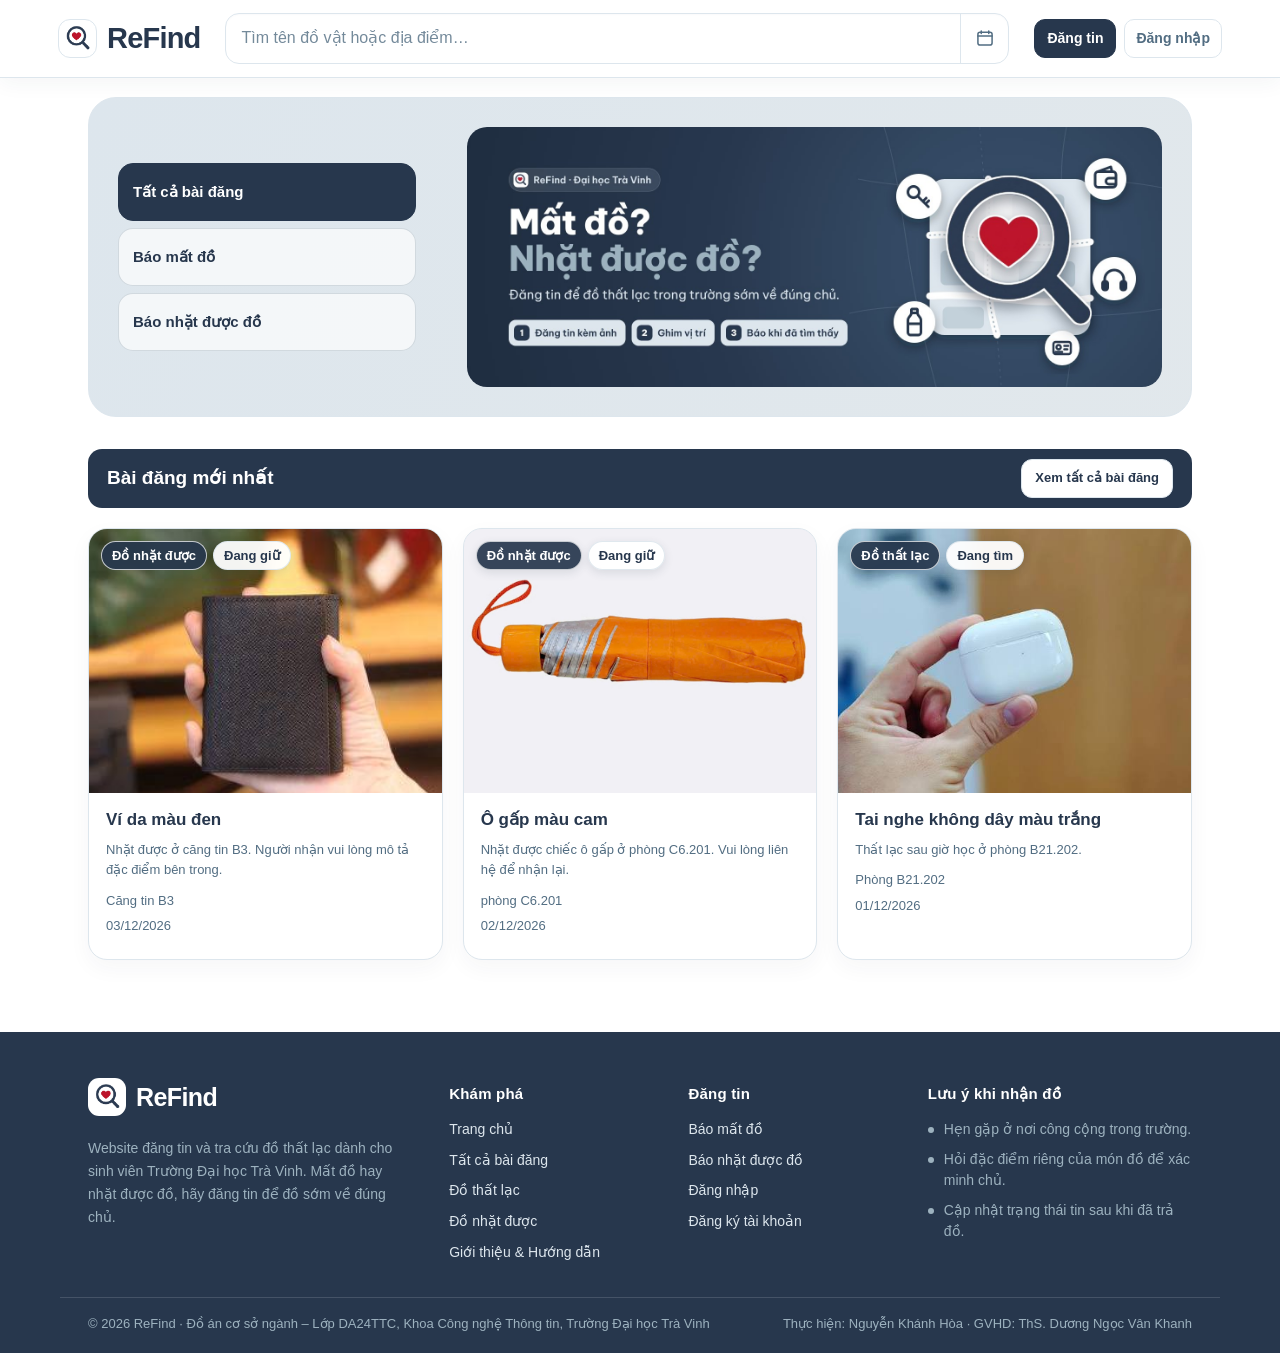
<file: index.html>
<!doctype html>
<html lang="vi">
  <head>
    <base href="thesis/html/">
    <meta charset="utf-8">
    <meta name="viewport" content="width=device-width, initial-scale=1, viewport-fit=cover">
    <meta name="theme-color" content="#27374D">
    <meta name="description" content="ReFind – website đăng tin và tra cứu đồ thất lạc dành cho sinh viên Trường Đại học Trà Vinh. Mất đồ hay nhặt được đồ, hãy đăng tin để đồ sớm về đúng chủ.">
    <link rel="icon" type="image/png" sizes="32x32" href="../assets/favicon-32.png">
    <link rel="icon" type="image/png" sizes="500x500" href="../assets/logo.png">
    <link rel="apple-touch-icon" href="../assets/apple-touch-icon.png">
    <title>ReFind – Tìm kiếm đồ thất lạc
    </title>
    <link rel="stylesheet" href="../css/common.css">
    <link rel="stylesheet" href="../css/posts.css">
    <link rel="stylesheet" href="../css/index.css">
  </head>
  <body data-page="home">
    <header class="site-header" id="site-header">
      <div class="nav"><a class="brand" href="index.html" aria-label="ReFind, trang chủ"><img src="../assets/logo.png" alt=""><span>ReFind</span></a>
        <form class="search-form" id="search-form" role="search">
          <input type="search" id="search-query" name="q" placeholder="Tìm tên đồ vật hoặc địa điểm…" aria-label="Tìm tên đồ vật hoặc địa điểm">
          <div class="date-search"><button class="date-toggle" type="button" id="date-toggle" aria-label="Tìm theo ngày" title="Tìm theo ngày" aria-expanded="false" aria-controls="date-popover"><svg class="date-icon" viewBox="0 0 24 24" fill="none" aria-hidden="true"><rect x="3.5" y="5" width="17" height="15.5" rx="2.5" stroke="currentColor" stroke-width="1.8"/><path d="M7.5 3.5v3M16.5 3.5v3M3.5 9.5h17" stroke="currentColor" stroke-width="1.8" stroke-linecap="round"/></svg></button>
            <div class="date-popover" id="date-popover" hidden>
              <label for="search-date">Ngày xảy ra
              </label>
              <div class="date-input-row"><input type="text" id="search-date" inputmode="numeric" placeholder="dd/mm/yyyy" maxlength="10" pattern="(?:0[1-9]|[12][0-9]|3[01])/(?:0[1-9]|1[0-2])/[0-9]{4}" title="Nhập ngày theo định dạng dd/mm/yyyy"><span class="date-picker-control"><button type="button" aria-label="Chọn ngày"><svg class="date-icon" viewBox="0 0 24 24" fill="none" aria-hidden="true"><rect x="3.5" y="5" width="17" height="15.5" rx="2.5" stroke="currentColor" stroke-width="1.8"/><path d="M7.5 3.5v3M16.5 3.5v3M3.5 9.5h17" stroke="currentColor" stroke-width="1.8" stroke-linecap="round"/></svg></button><input type="date" id="search-date-native" class="date-native-picker" aria-label="Chọn ngày"></span></div>
              <div class="date-popover-actions"><button type="button" id="clear-date">Xóa ngày</button><button type="button" class="apply-date" id="apply-date">Tìm kiếm</button>
              </div>
            </div>
          </div>
        </form>
        <nav class="nav-actions" id="nav-actions" aria-label="Tài khoản"><a class="header-link" href="login.html">Đăng nhập</a><a class="header-link" href="register.html">Đăng ký</a></nav>
      </div>
    </header>
    <main class="container">
      <section class="home-hero" aria-label="ReFind Đại học Trà Vinh">
        <div class="home-categories" aria-label="Danh mục bài đăng">
          <a class="category-card category-all" href="posts.html"><strong>Tất cả bài đăng</strong></a>
          <a class="category-card" id="report-lost" href="login.html?next=post-form.html%3Ftype%3Dlost"><strong>Báo mất đồ</strong></a>
          <a class="category-card" id="report-found" href="login.html?next=post-form.html%3Ftype%3Dfound"><strong>Báo nhặt được đồ</strong></a>
        </div>
        <div class="poster panel"><img src="../assets/poster-refind.jpg" alt="ReFind: Mất đồ? Nhặt được đồ? Đăng tin để đồ thất lạc trong trường sớm về đúng chủ."></div>
      </section>
      <section class="listing-section latest-section" aria-label="Bài đăng mới nhất">
        <div class="section-heading page-title-bar"><h2 id="listing-title">Bài đăng mới nhất</h2><a class="button section-all-link" href="posts.html">Xem tất cả bài đăng</a></div>
        <div class="post-grid" id="post-grid" aria-live="polite">
        </div>
      </section>
    </main>
    <footer id="site-footer">
    </footer>
    <script src="../js/storage.js">
    </script>
    <script src="../js/app.js">
    </script>
  </body>
</html>
</file>
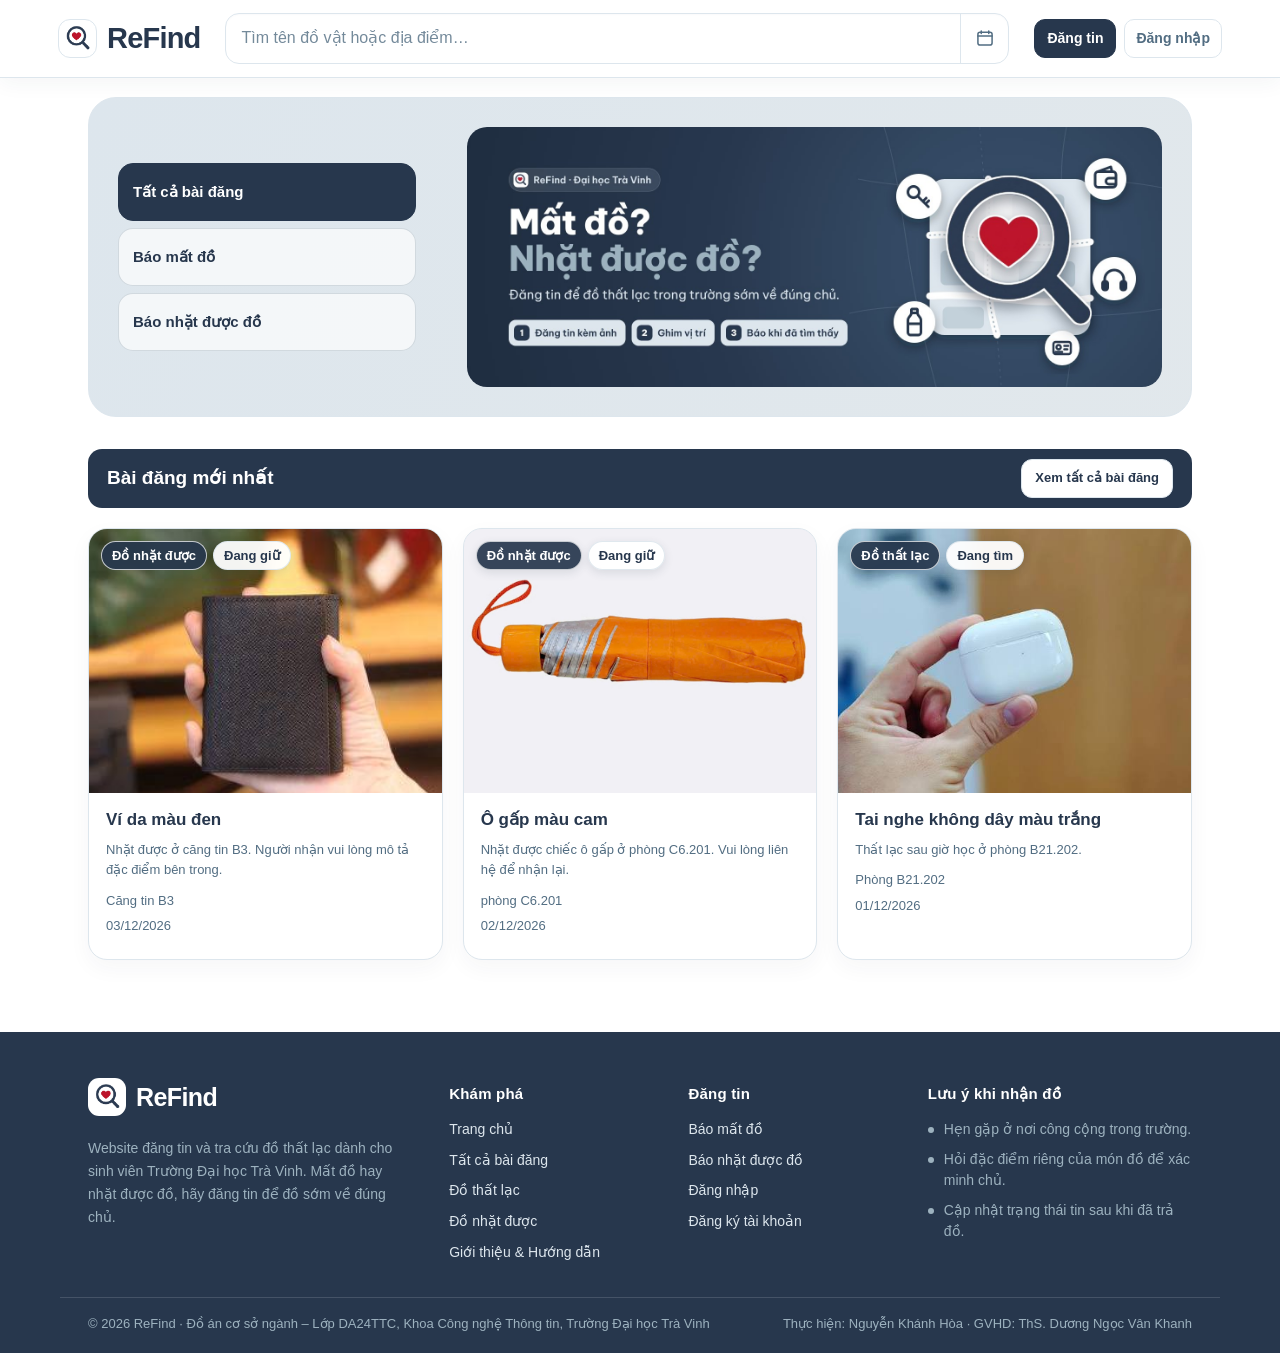
<file: thesis/html/index.html>
<!doctype html>
<html lang="vi">
  <head>
    <meta charset="utf-8">
    <meta name="viewport" content="width=device-width, initial-scale=1, viewport-fit=cover">
    <meta name="theme-color" content="#27374D">
    <meta name="description" content="ReFind – website đăng tin và tra cứu đồ thất lạc dành cho sinh viên Trường Đại học Trà Vinh. Mất đồ hay nhặt được đồ, hãy đăng tin để đồ sớm về đúng chủ.">
    <link rel="icon" type="image/png" sizes="32x32" href="../assets/favicon-32.png">
    <link rel="icon" type="image/png" sizes="500x500" href="../assets/logo.png">
    <link rel="apple-touch-icon" href="../assets/apple-touch-icon.png">
    <title>ReFind – Tìm kiếm đồ thất lạc
    </title>
    <link rel="stylesheet" href="../css/common.css">
    <link rel="stylesheet" href="../css/posts.css">
    <link rel="stylesheet" href="../css/index.css">
  </head>
  <body data-page="home">
    <header class="site-header" id="site-header">
      <div class="nav"><a class="brand" href="index.html" aria-label="ReFind, trang chủ"><img src="../assets/logo.png" alt=""><span>ReFind</span></a>
        <form class="search-form" id="search-form" role="search">
          <input type="search" id="search-query" name="q" placeholder="Tìm tên đồ vật hoặc địa điểm…" aria-label="Tìm tên đồ vật hoặc địa điểm">
          <div class="date-search"><button class="date-toggle" type="button" id="date-toggle" aria-label="Tìm theo ngày" title="Tìm theo ngày" aria-expanded="false" aria-controls="date-popover"><svg class="date-icon" viewBox="0 0 24 24" fill="none" aria-hidden="true"><rect x="3.5" y="5" width="17" height="15.5" rx="2.5" stroke="currentColor" stroke-width="1.8"/><path d="M7.5 3.5v3M16.5 3.5v3M3.5 9.5h17" stroke="currentColor" stroke-width="1.8" stroke-linecap="round"/></svg></button>
            <div class="date-popover" id="date-popover" hidden>
              <label for="search-date">Ngày xảy ra
              </label>
              <div class="date-input-row"><input type="text" id="search-date" inputmode="numeric" placeholder="dd/mm/yyyy" maxlength="10" pattern="(?:0[1-9]|[12][0-9]|3[01])/(?:0[1-9]|1[0-2])/[0-9]{4}" title="Nhập ngày theo định dạng dd/mm/yyyy"><span class="date-picker-control"><button type="button" aria-label="Chọn ngày"><svg class="date-icon" viewBox="0 0 24 24" fill="none" aria-hidden="true"><rect x="3.5" y="5" width="17" height="15.5" rx="2.5" stroke="currentColor" stroke-width="1.8"/><path d="M7.5 3.5v3M16.5 3.5v3M3.5 9.5h17" stroke="currentColor" stroke-width="1.8" stroke-linecap="round"/></svg></button><input type="date" id="search-date-native" class="date-native-picker" aria-label="Chọn ngày"></span></div>
              <div class="date-popover-actions"><button type="button" id="clear-date">Xóa ngày</button><button type="button" class="apply-date" id="apply-date">Tìm kiếm</button>
              </div>
            </div>
          </div>
        </form>
        <nav class="nav-actions" id="nav-actions" aria-label="Tài khoản"><a class="header-link" href="login.html">Đăng nhập</a><a class="header-link" href="register.html">Đăng ký</a></nav>
      </div>
    </header>
    <main class="container">
      <section class="home-hero" aria-label="ReFind Đại học Trà Vinh">
        <div class="home-categories" aria-label="Danh mục bài đăng">
          <a class="category-card category-all" href="posts.html"><strong>Tất cả bài đăng</strong></a>
          <a class="category-card" id="report-lost" href="login.html?next=post-form.html%3Ftype%3Dlost"><strong>Báo mất đồ</strong></a>
          <a class="category-card" id="report-found" href="login.html?next=post-form.html%3Ftype%3Dfound"><strong>Báo nhặt được đồ</strong></a>
        </div>
        <div class="poster panel"><img src="../assets/poster-refind.jpg" alt="ReFind: Mất đồ? Nhặt được đồ? Đăng tin để đồ thất lạc trong trường sớm về đúng chủ."></div>
      </section>
      <section class="listing-section latest-section" aria-label="Bài đăng mới nhất">
        <div class="section-heading page-title-bar"><h2 id="listing-title">Bài đăng mới nhất</h2><a class="button section-all-link" href="posts.html">Xem tất cả bài đăng</a></div>
        <div class="post-grid" id="post-grid" aria-live="polite">
        </div>
      </section>
    </main>
    <footer id="site-footer">
    </footer>
    <script src="../js/storage.js">
    </script>
    <script src="../js/app.js">
    </script>
  </body>
</html>
</file>
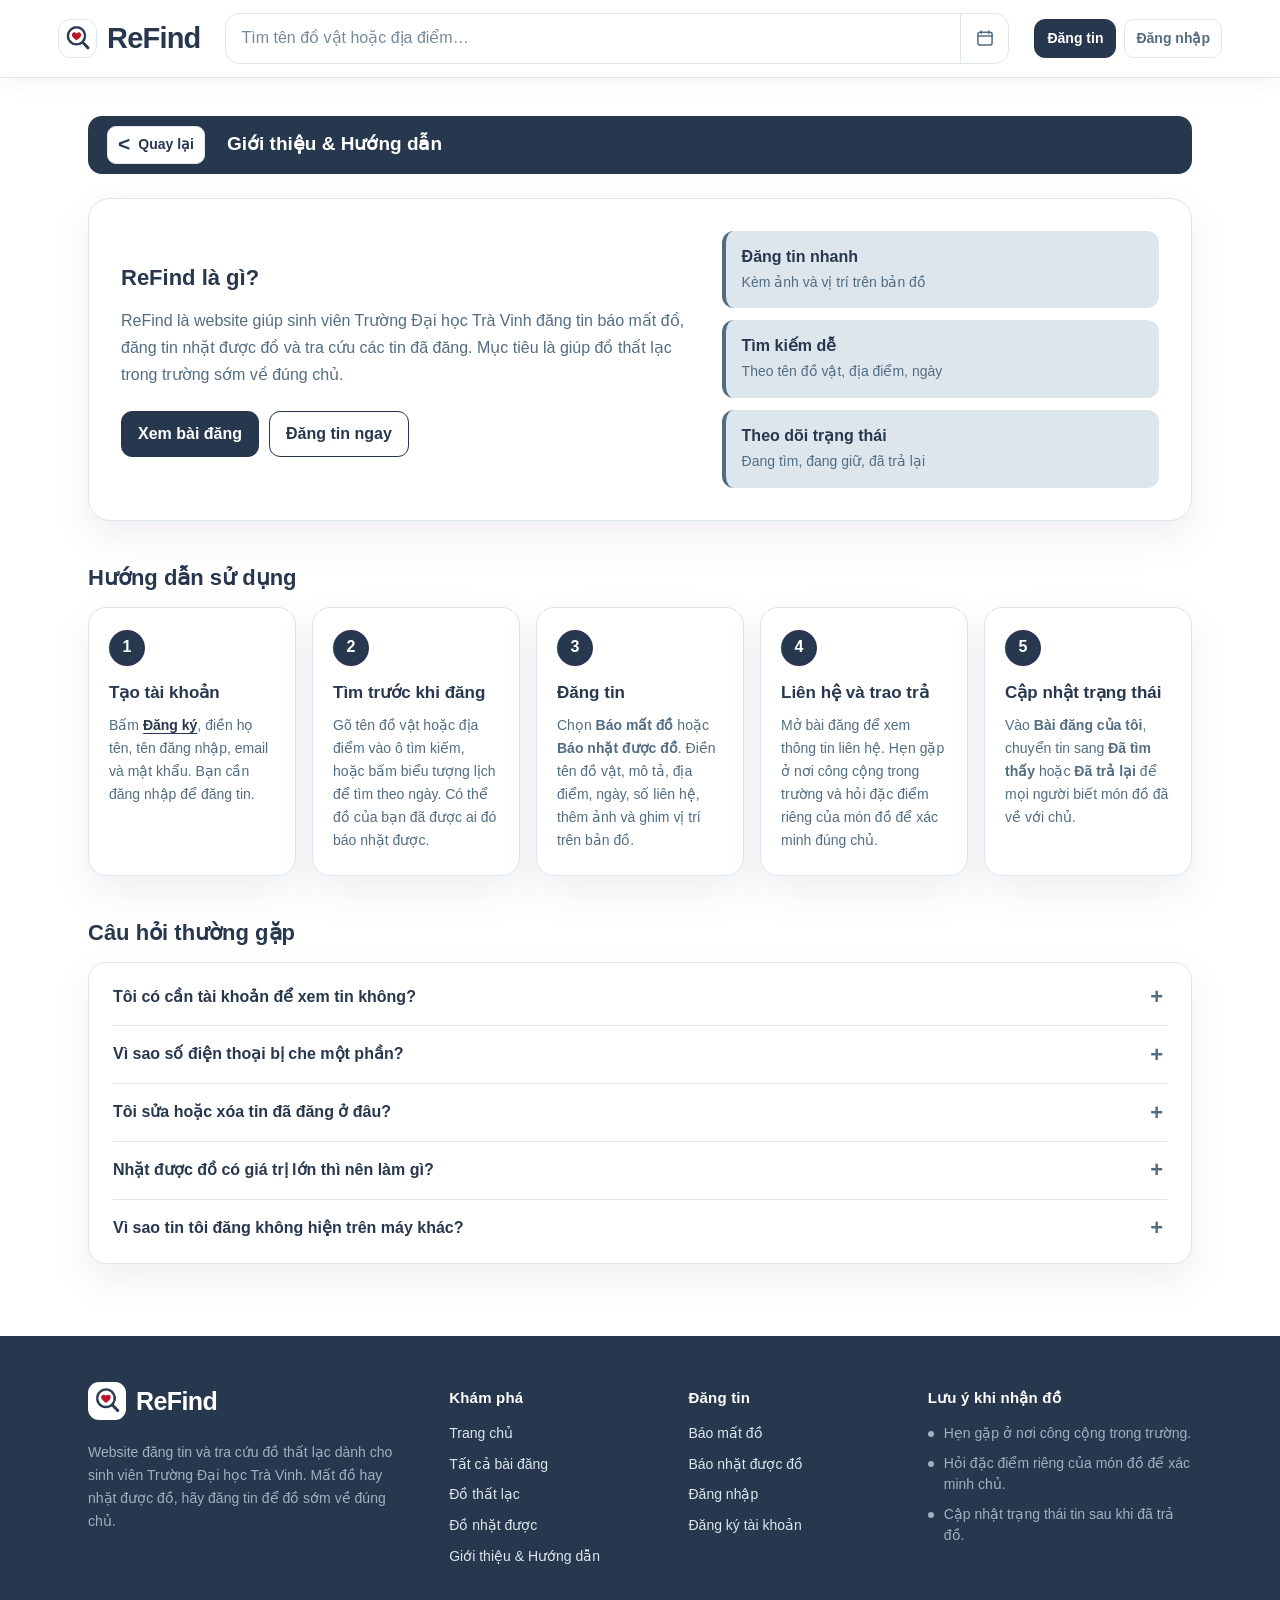
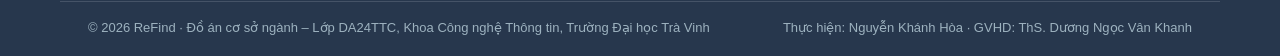
<file: thesis/html/about.html>
<!doctype html>
<html lang="vi">
  <head>
    <meta charset="utf-8">
    <meta name="viewport" content="width=device-width, initial-scale=1, viewport-fit=cover">
    <meta name="theme-color" content="#27374D">
    <meta name="description" content="Giới thiệu ReFind và hướng dẫn cách đăng tin, tìm kiếm và nhận lại đồ thất lạc trong Trường Đại học Trà Vinh.">
    <link rel="icon" type="image/png" sizes="32x32" href="../assets/favicon-32.png">
    <link rel="icon" type="image/png" sizes="500x500" href="../assets/logo.png">
    <link rel="apple-touch-icon" href="../assets/apple-touch-icon.png">
    <title>Giới thiệu & Hướng dẫn – ReFind
    </title>
    <link rel="stylesheet" href="../css/common.css">
    <link rel="stylesheet" href="../css/about.css">
  </head>
  <body data-page="about">
    <header class="site-header" id="site-header">
      <div class="nav"><a class="brand" href="index.html" aria-label="ReFind, trang chủ"><img src="../assets/logo.png" alt=""><span>ReFind</span></a>
        <form class="search-form" id="search-form" role="search">
          <input type="search" id="search-query" name="q" placeholder="Tìm tên đồ vật hoặc địa điểm…" aria-label="Tìm tên đồ vật hoặc địa điểm">
          <div class="date-search"><button class="date-toggle" type="button" id="date-toggle" aria-label="Tìm theo ngày" title="Tìm theo ngày" aria-expanded="false" aria-controls="date-popover"><svg class="date-icon" viewBox="0 0 24 24" fill="none" aria-hidden="true"><rect x="3.5" y="5" width="17" height="15.5" rx="2.5" stroke="currentColor" stroke-width="1.8"/><path d="M7.5 3.5v3M16.5 3.5v3M3.5 9.5h17" stroke="currentColor" stroke-width="1.8" stroke-linecap="round"/></svg></button>
            <div class="date-popover" id="date-popover" hidden>
              <label for="search-date">Ngày xảy ra
              </label>
              <div class="date-input-row"><input type="text" id="search-date" inputmode="numeric" placeholder="dd/mm/yyyy" maxlength="10" pattern="(?:0[1-9]|[12][0-9]|3[01])/(?:0[1-9]|1[0-2])/[0-9]{4}" title="Nhập ngày theo định dạng dd/mm/yyyy"><span class="date-picker-control"><button type="button" aria-label="Chọn ngày"><svg class="date-icon" viewBox="0 0 24 24" fill="none" aria-hidden="true"><rect x="3.5" y="5" width="17" height="15.5" rx="2.5" stroke="currentColor" stroke-width="1.8"/><path d="M7.5 3.5v3M16.5 3.5v3M3.5 9.5h17" stroke="currentColor" stroke-width="1.8" stroke-linecap="round"/></svg></button><input type="date" id="search-date-native" class="date-native-picker" aria-label="Chọn ngày"></span></div>
              <div class="date-popover-actions"><button type="button" id="clear-date">Xóa ngày</button><button type="button" class="apply-date">Tìm kiếm</button>
              </div>
            </div>
          </div>
        </form>
        <nav class="nav-actions" id="nav-actions" aria-label="Tài khoản"><a class="header-link" href="login.html">Đăng nhập</a><a class="header-link" href="register.html">Đăng ký</a></nav>
      </div>
    </header>
    <main class="container about-container">
      <div class="page-title-bar"><a class="bar-back" href="index.html">Quay lại</a><h1>Giới thiệu & Hướng dẫn</h1></div>

      <section class="about-intro panel">
        <div>
          <h2>ReFind là gì?</h2>
          <p>ReFind là website giúp sinh viên Trường Đại học Trà Vinh đăng tin báo mất đồ, đăng tin nhặt được đồ và tra cứu các tin đã đăng. Mục tiêu là giúp đồ thất lạc trong trường sớm về đúng chủ.</p>
          <div class="about-actions"><a class="button" href="posts.html">Xem bài đăng</a><a class="button button-outline" id="about-post-link" href="login.html?next=post-form.html">Đăng tin ngay</a></div>
        </div>
        <ul class="about-stats" aria-label="Điểm nổi bật">
          <li><strong>Đăng tin nhanh</strong><span>Kèm ảnh và vị trí trên bản đồ</span></li>
          <li><strong>Tìm kiếm dễ</strong><span>Theo tên đồ vật, địa điểm, ngày</span></li>
          <li><strong>Theo dõi trạng thái</strong><span>Đang tìm, đang giữ, đã trả lại</span></li>
        </ul>
      </section>

      <section class="about-section" aria-labelledby="guide-title">
        <h2 id="guide-title">Hướng dẫn sử dụng</h2>
        <ol class="guide-steps">
          <li class="panel"><span class="step-no">1</span><h3>Tạo tài khoản</h3><p>Bấm <a href="register.html">Đăng ký</a>, điền họ tên, tên đăng nhập, email và mật khẩu. Bạn cần đăng nhập để đăng tin.</p></li>
          <li class="panel"><span class="step-no">2</span><h3>Tìm trước khi đăng</h3><p>Gõ tên đồ vật hoặc địa điểm vào ô tìm kiếm, hoặc bấm biểu tượng lịch để tìm theo ngày. Có thể đồ của bạn đã được ai đó báo nhặt được.</p></li>
          <li class="panel"><span class="step-no">3</span><h3>Đăng tin</h3><p>Chọn <strong>Báo mất đồ</strong> hoặc <strong>Báo nhặt được đồ</strong>. Điền tên đồ vật, mô tả, địa điểm, ngày, số liên hệ, thêm ảnh và ghim vị trí trên bản đồ.</p></li>
          <li class="panel"><span class="step-no">4</span><h3>Liên hệ và trao trả</h3><p>Mở bài đăng để xem thông tin liên hệ. Hẹn gặp ở nơi công cộng trong trường và hỏi đặc điểm riêng của món đồ để xác minh đúng chủ.</p></li>
          <li class="panel"><span class="step-no">5</span><h3>Cập nhật trạng thái</h3><p>Vào <strong>Bài đăng của tôi</strong>, chuyển tin sang <strong>Đã tìm thấy</strong> hoặc <strong>Đã trả lại</strong> để mọi người biết món đồ đã về với chủ.</p></li>
        </ol>
      </section>

      <section class="about-section" aria-labelledby="faq-title">
        <h2 id="faq-title">Câu hỏi thường gặp</h2>
        <div class="faq panel">
          <details><summary>Tôi có cần tài khoản để xem tin không?</summary><p>Không. Ai cũng có thể xem và tìm kiếm bài đăng. Chỉ khi đăng tin, sửa tin hoặc xem đầy đủ số điện thoại liên hệ thì mới cần đăng nhập.</p></details>
          <details><summary>Vì sao số điện thoại bị che một phần?</summary><p>Để bảo vệ thông tin cá nhân của người đăng, số điện thoại chỉ hiện đầy đủ với người đã đăng nhập.</p></details>
          <details><summary>Tôi sửa hoặc xóa tin đã đăng ở đâu?</summary><p>Bấm vào tên tài khoản ở góc trên, chọn <strong>Bài đăng của tôi</strong>. Tại đây bạn có thể sửa, xóa hoặc cập nhật trạng thái tin.</p></details>
          <details><summary>Nhặt được đồ có giá trị lớn thì nên làm gì?</summary><p>Ngoài việc đăng tin, bạn nên gửi đồ cho phòng công tác sinh viên hoặc bộ phận bảo vệ của trường để được giữ an toàn.</p></details>
          <details><summary>Vì sao tin tôi đăng không hiện trên máy khác?</summary><p>Phiên bản hiện tại là bản thử nghiệm của đồ án, dữ liệu được lưu trên trình duyệt của từng thiết bị. Phiên bản sau sẽ có máy chủ để mọi người cùng xem được tin của nhau.</p></details>
        </div>
      </section>
    </main>
    <footer id="site-footer">
      ReFind
    </footer>
    <script src="../js/storage.js">
    </script>
    <script src="../js/app.js">
    </script>
  </body>
</html>
</file>
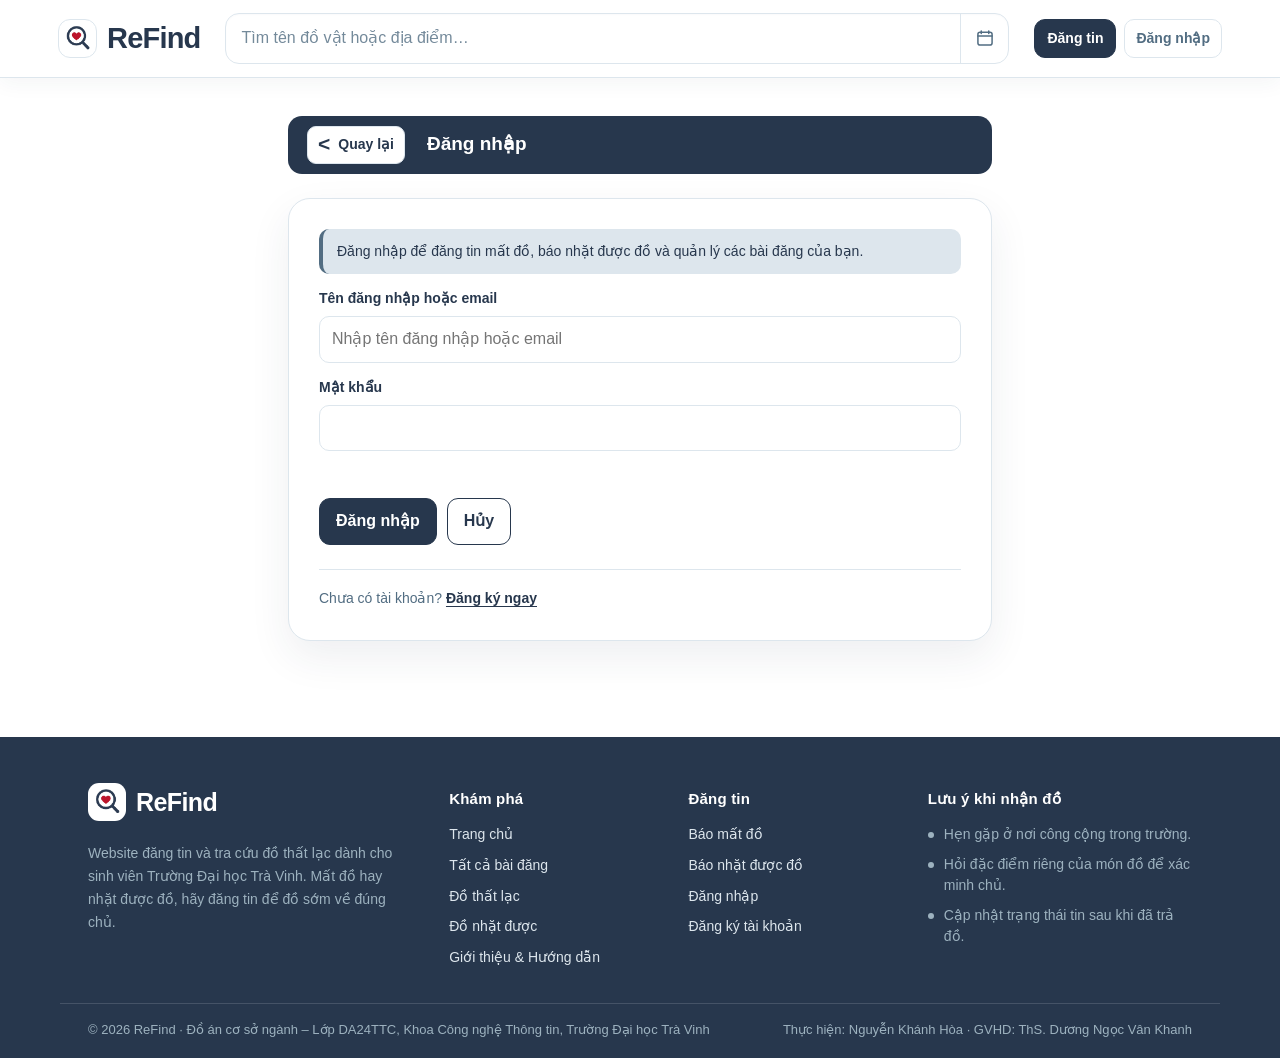
<file: thesis/html/account.html>
<!doctype html>
<html lang="vi">
  <head>
    <meta charset="utf-8">
    <meta name="viewport" content="width=device-width, initial-scale=1, viewport-fit=cover">
    <meta name="theme-color" content="#27374D">
    <meta name="description" content="Quản lý thông tin tài khoản ReFind của bạn.">
    <link rel="icon" type="image/png" sizes="32x32" href="../assets/favicon-32.png">
    <link rel="icon" type="image/png" sizes="500x500" href="../assets/logo.png">
    <link rel="apple-touch-icon" href="../assets/apple-touch-icon.png">
    <title>Thông tin tài khoản – ReFind
    </title>
    <link rel="stylesheet" href="../css/common.css">
    <link rel="stylesheet" href="../css/forms.css">
    <link rel="stylesheet" href="../css/account.css">
  </head>
  <body data-page="account">
    <header class="site-header" id="site-header">
      <div class="nav"><a class="brand" href="index.html" aria-label="ReFind, trang chủ"><img src="../assets/logo.png" alt=""><span>ReFind</span></a>
        <form class="search-form" id="search-form" role="search">
          <input type="search" id="search-query" name="q" placeholder="Tìm tên đồ vật hoặc địa điểm…" aria-label="Tìm tên đồ vật hoặc địa điểm">
          <div class="date-search"><button class="date-toggle" type="button" id="date-toggle" aria-label="Tìm theo ngày" title="Tìm theo ngày" aria-expanded="false" aria-controls="date-popover"><svg class="date-icon" viewBox="0 0 24 24" fill="none" aria-hidden="true"><rect x="3.5" y="5" width="17" height="15.5" rx="2.5" stroke="currentColor" stroke-width="1.8"/><path d="M7.5 3.5v3M16.5 3.5v3M3.5 9.5h17" stroke="currentColor" stroke-width="1.8" stroke-linecap="round"/></svg></button>
            <div class="date-popover" id="date-popover" hidden>
              <label for="search-date">Ngày xảy ra
              </label>
              <div class="date-input-row"><input type="text" id="search-date" inputmode="numeric" placeholder="dd/mm/yyyy" maxlength="10" pattern="(?:0[1-9]|[12][0-9]|3[01])/(?:0[1-9]|1[0-2])/[0-9]{4}" title="Nhập ngày theo định dạng dd/mm/yyyy"><span class="date-picker-control"><button type="button" aria-label="Chọn ngày"><svg class="date-icon" viewBox="0 0 24 24" fill="none" aria-hidden="true"><rect x="3.5" y="5" width="17" height="15.5" rx="2.5" stroke="currentColor" stroke-width="1.8"/><path d="M7.5 3.5v3M16.5 3.5v3M3.5 9.5h17" stroke="currentColor" stroke-width="1.8" stroke-linecap="round"/></svg></button><input type="date" id="search-date-native" class="date-native-picker" aria-label="Chọn ngày"></span></div>
              <div class="date-popover-actions"><button type="button" id="clear-date">Xóa ngày</button><button type="button" class="apply-date">Tìm kiếm</button>
              </div>
            </div>
          </div>
        </form>
        <nav class="nav-actions" id="nav-actions" aria-label="Tài khoản"><a class="header-link" href="login.html">Đăng nhập</a><a class="header-link" href="register.html">Đăng ký</a></nav>
      </div>
    </header>
    <main class="container narrow-container">
      <div class="page-title-bar form-page-title-bar"><a class="bar-back" href="index.html">Quay lại</a><h1>Thông tin tài khoản</h1></div>
      <section class="form-panel panel">
        <form id="account-form">
          <label for="name">Họ tên
          </label>
          <input id="name" autocomplete="name" required>
          <label for="username">Tên đăng nhập
          </label>
          <input id="username" autocomplete="username" minlength="3" maxlength="24" required>
          <p class="field-hint">
            3–24 ký tự; dùng chữ không dấu, số, dấu chấm, gạch dưới hoặc gạch ngang.
          </p>
          <label for="email">Email
          </label>
          <input id="email" type="email" autocomplete="email" required>
          <label for="password">Mật khẩu mới
          </label>
          <input id="password" type="password" minlength="6" autocomplete="new-password" placeholder="Để trống nếu không muốn đổi">
          <p class="field-hint">
            Mật khẩu hiện tại được giữ nguyên nếu bạn để trống.
          </p>
          <p class="form-message" id="form-message" role="status">
          </p>
          <button class="button" type="submit">Lưu thông tin</button>
        </form>
      </section>
    </main>
    <footer id="site-footer">
      ReFind
    </footer>
    <script src="../js/storage.js">
    </script>
    <script src="../js/app.js">
    </script>
  </body>
</html>
</file>
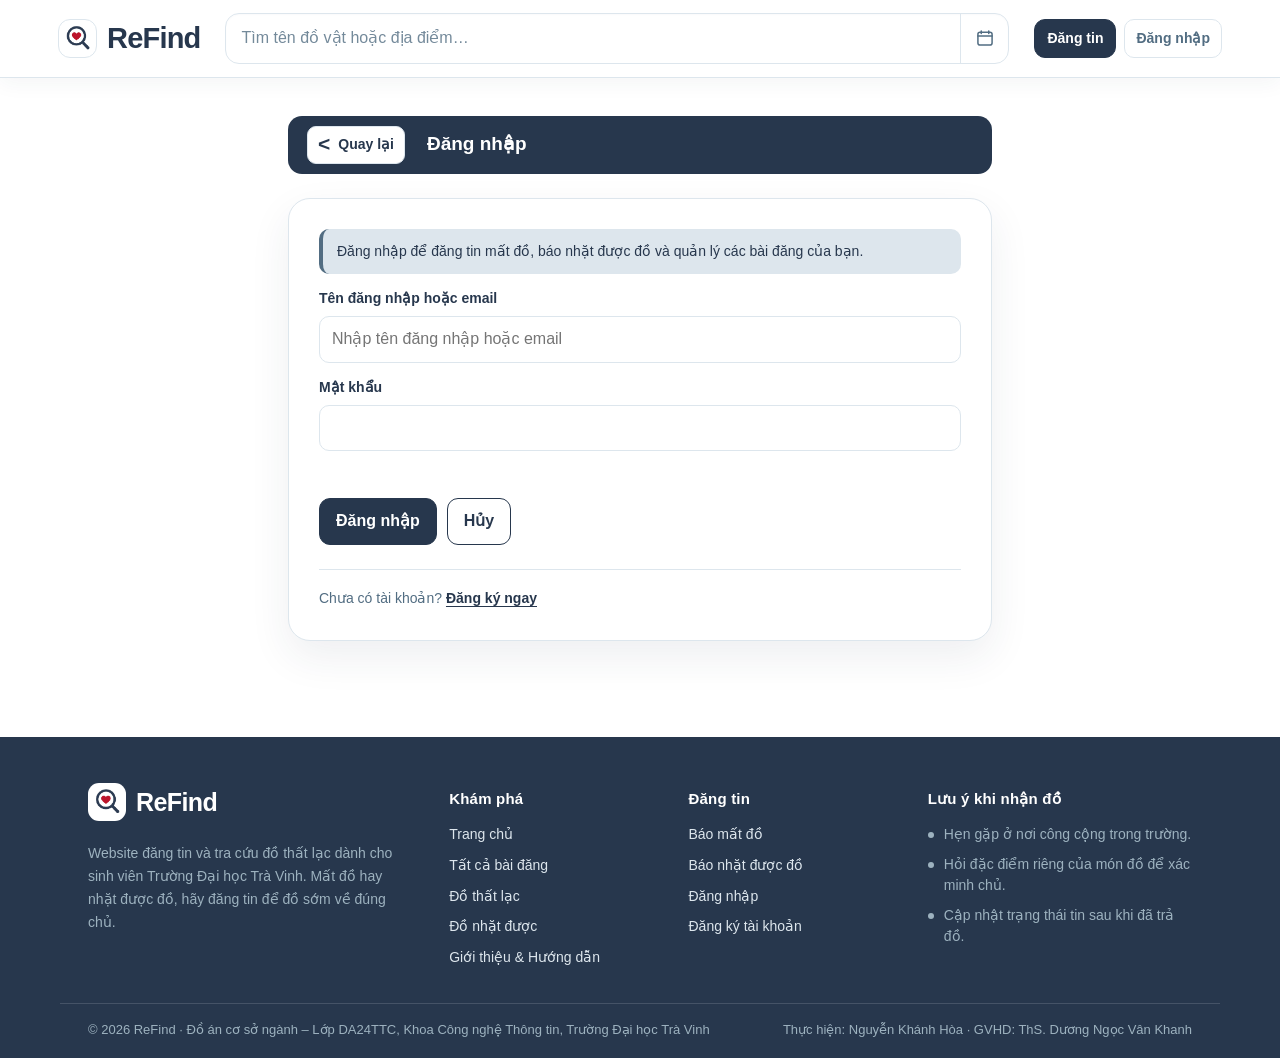
<file: thesis/html/login.html>
<!doctype html>
<html lang="vi">
  <head>
    <meta charset="utf-8">
    <meta name="viewport" content="width=device-width, initial-scale=1, viewport-fit=cover">
    <meta name="theme-color" content="#27374D">
    <meta name="description" content="Đăng nhập ReFind để đăng tin và quản lý các tin báo mất đồ, nhặt được đồ của bạn.">
    <link rel="icon" type="image/png" sizes="32x32" href="../assets/favicon-32.png">
    <link rel="icon" type="image/png" sizes="500x500" href="../assets/logo.png">
    <link rel="apple-touch-icon" href="../assets/apple-touch-icon.png">
    <title>Đăng nhập – ReFind
    </title>
    <link rel="stylesheet" href="../css/common.css">
    <link rel="stylesheet" href="../css/forms.css">
    <link rel="stylesheet" href="../css/login.css">
  </head>
  <body data-page="login">
    <header class="site-header" id="site-header">
      <div class="nav"><a class="brand" href="index.html" aria-label="ReFind, trang chủ"><img src="../assets/logo.png" alt=""><span>ReFind</span></a>
        <form class="search-form" id="search-form" role="search">
          <input type="search" id="search-query" name="q" placeholder="Tìm tên đồ vật hoặc địa điểm…" aria-label="Tìm tên đồ vật hoặc địa điểm">
          <div class="date-search"><button class="date-toggle" type="button" id="date-toggle" aria-label="Tìm theo ngày" title="Tìm theo ngày" aria-expanded="false" aria-controls="date-popover"><svg class="date-icon" viewBox="0 0 24 24" fill="none" aria-hidden="true"><rect x="3.5" y="5" width="17" height="15.5" rx="2.5" stroke="currentColor" stroke-width="1.8"/><path d="M7.5 3.5v3M16.5 3.5v3M3.5 9.5h17" stroke="currentColor" stroke-width="1.8" stroke-linecap="round"/></svg></button>
            <div class="date-popover" id="date-popover" hidden>
              <label for="search-date">Ngày xảy ra
              </label>
              <div class="date-input-row"><input type="text" id="search-date" inputmode="numeric" placeholder="dd/mm/yyyy" maxlength="10" pattern="(?:0[1-9]|[12][0-9]|3[01])/(?:0[1-9]|1[0-2])/[0-9]{4}" title="Nhập ngày theo định dạng dd/mm/yyyy"><span class="date-picker-control"><button type="button" aria-label="Chọn ngày"><svg class="date-icon" viewBox="0 0 24 24" fill="none" aria-hidden="true"><rect x="3.5" y="5" width="17" height="15.5" rx="2.5" stroke="currentColor" stroke-width="1.8"/><path d="M7.5 3.5v3M16.5 3.5v3M3.5 9.5h17" stroke="currentColor" stroke-width="1.8" stroke-linecap="round"/></svg></button><input type="date" id="search-date-native" class="date-native-picker" aria-label="Chọn ngày"></span></div>
              <div class="date-popover-actions"><button type="button" id="clear-date">Xóa ngày</button><button type="button" class="apply-date">Tìm kiếm</button>
              </div>
            </div>
          </div>
        </form>
        <nav class="nav-actions" id="nav-actions" aria-label="Tài khoản"><a class="header-link" href="login.html">Đăng nhập</a><a class="header-link" href="register.html">Đăng ký</a></nav>
      </div>
    </header>
    <main class="container narrow-container">
      <div class="page-title-bar form-page-title-bar"><a class="bar-back" href="index.html">Quay lại</a><h1>Đăng nhập</h1></div>
      <section class="form-panel panel auth-panel">
        <p class="auth-intro">Đăng nhập để đăng tin mất đồ, báo nhặt được đồ và quản lý các bài đăng của bạn.</p>
        <form id="login-form">
          <label for="identity">Tên đăng nhập hoặc email
          </label>
          <input id="identity" type="text" autocomplete="username" placeholder="Nhập tên đăng nhập hoặc email" required>
          <label for="password">Mật khẩu
          </label>
          <input id="password" type="password" autocomplete="current-password" required>
          <p class="form-message" id="form-message" role="alert">
          </p>
          <div class="form-actions"><button class="button" type="submit">Đăng nhập</button><a class="button button-outline" href="index.html">Hủy</a>
          </div>
        </form>
        <p class="form-switch">
          Chưa có tài khoản? <a href="register.html" id="switch-link">Đăng ký ngay</a>
        </p>
      </section>
    </main>
    <footer id="site-footer">
      ReFind
    </footer>
    <script src="../js/storage.js">
    </script>
    <script src="../js/app.js">
    </script>
  </body>
</html>
</file>
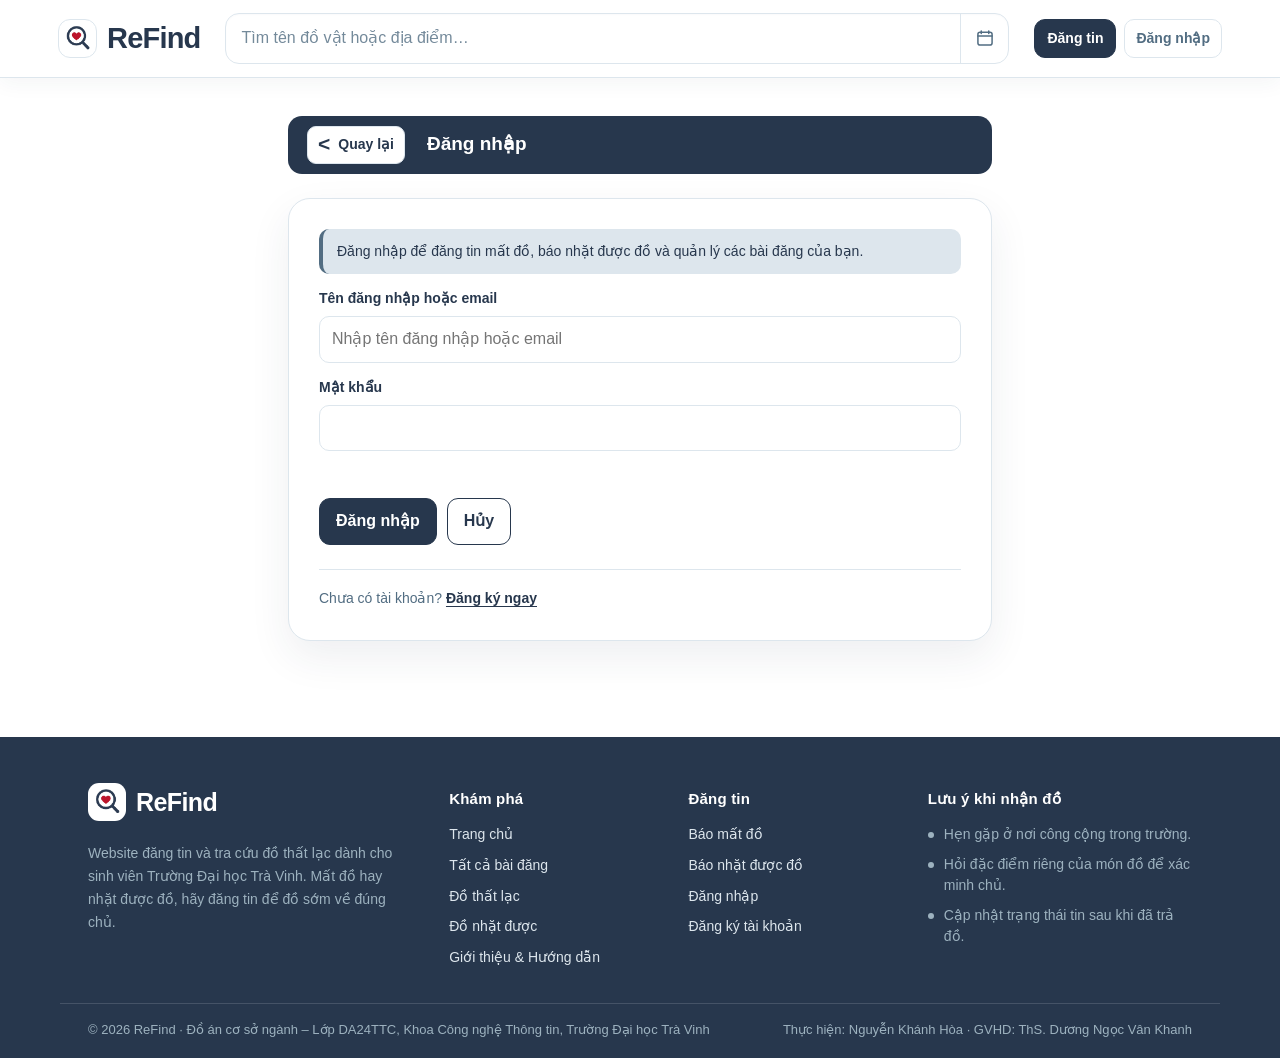
<file: thesis/html/my-posts.html>
<!doctype html>
<html lang="vi">
  <head>
    <meta charset="utf-8">
    <meta name="viewport" content="width=device-width, initial-scale=1, viewport-fit=cover">
    <meta name="theme-color" content="#27374D">
    <meta name="description" content="Quản lý các tin bạn đã đăng trên ReFind: sửa, xóa và cập nhật trạng thái.">
    <link rel="icon" type="image/png" sizes="32x32" href="../assets/favicon-32.png">
    <link rel="icon" type="image/png" sizes="500x500" href="../assets/logo.png">
    <link rel="apple-touch-icon" href="../assets/apple-touch-icon.png">
    <title>Bài đăng của tôi – ReFind
    </title>
    <link rel="stylesheet" href="../css/common.css">
    <link rel="stylesheet" href="../css/posts.css">
    <link rel="stylesheet" href="../css/my-posts.css">
  </head>
  <body data-page="my-posts">
    <header class="site-header" id="site-header">
      <div class="nav"><a class="brand" href="index.html" aria-label="ReFind, trang chủ"><img src="../assets/logo.png" alt=""><span>ReFind</span></a>
        <form class="search-form" id="search-form" role="search">
          <input type="search" id="search-query" name="q" placeholder="Tìm tên đồ vật hoặc địa điểm…" aria-label="Tìm tên đồ vật hoặc địa điểm">
          <div class="date-search"><button class="date-toggle" type="button" id="date-toggle" aria-label="Tìm theo ngày" title="Tìm theo ngày" aria-expanded="false" aria-controls="date-popover"><svg class="date-icon" viewBox="0 0 24 24" fill="none" aria-hidden="true"><rect x="3.5" y="5" width="17" height="15.5" rx="2.5" stroke="currentColor" stroke-width="1.8"/><path d="M7.5 3.5v3M16.5 3.5v3M3.5 9.5h17" stroke="currentColor" stroke-width="1.8" stroke-linecap="round"/></svg></button>
            <div class="date-popover" id="date-popover" hidden>
              <label for="search-date">Ngày xảy ra
              </label>
              <div class="date-input-row"><input type="text" id="search-date" inputmode="numeric" placeholder="dd/mm/yyyy" maxlength="10" pattern="(?:0[1-9]|[12][0-9]|3[01])/(?:0[1-9]|1[0-2])/[0-9]{4}" title="Nhập ngày theo định dạng dd/mm/yyyy"><span class="date-picker-control"><button type="button" aria-label="Chọn ngày"><svg class="date-icon" viewBox="0 0 24 24" fill="none" aria-hidden="true"><rect x="3.5" y="5" width="17" height="15.5" rx="2.5" stroke="currentColor" stroke-width="1.8"/><path d="M7.5 3.5v3M16.5 3.5v3M3.5 9.5h17" stroke="currentColor" stroke-width="1.8" stroke-linecap="round"/></svg></button><input type="date" id="search-date-native" class="date-native-picker" aria-label="Chọn ngày"></span></div>
              <div class="date-popover-actions"><button type="button" id="clear-date">Xóa ngày</button><button type="button" class="apply-date">Tìm kiếm</button>
              </div>
            </div>
          </div>
        </form>
        <nav class="nav-actions" id="nav-actions" aria-label="Tài khoản"><a class="header-link" href="login.html">Đăng nhập</a><a class="header-link" href="register.html">Đăng ký</a></nav>
      </div>
    </header>
    <main class="container">
      <div class="my-posts-bar">
        <a class="bar-back" href="index.html">Quay lại</a>
        <h1>
          Bài đăng của tôi
        </h1>
        <a class="button" href="post-form.html">+ Đăng tin</a>
      </div>
      <div class="filter-chips page-chips" role="group" aria-label="Lọc bài đăng"><button class="chip is-active" type="button" data-filter="all">Tất cả</button><button class="chip" type="button" data-filter="found">Đồ nhặt được</button><button class="chip" type="button" data-filter="lost">Đồ thất lạc</button><button class="chip" type="button" data-filter="recent">Mới nhất</button>
      </div>
      <div class="post-grid" id="post-grid" aria-live="polite">
      </div>
    </main>
    <footer id="site-footer">
      ReFind
    </footer>
    <script src="../js/storage.js">
    </script>
    <script src="../js/app.js">
    </script>
  </body>
</html>
</file>
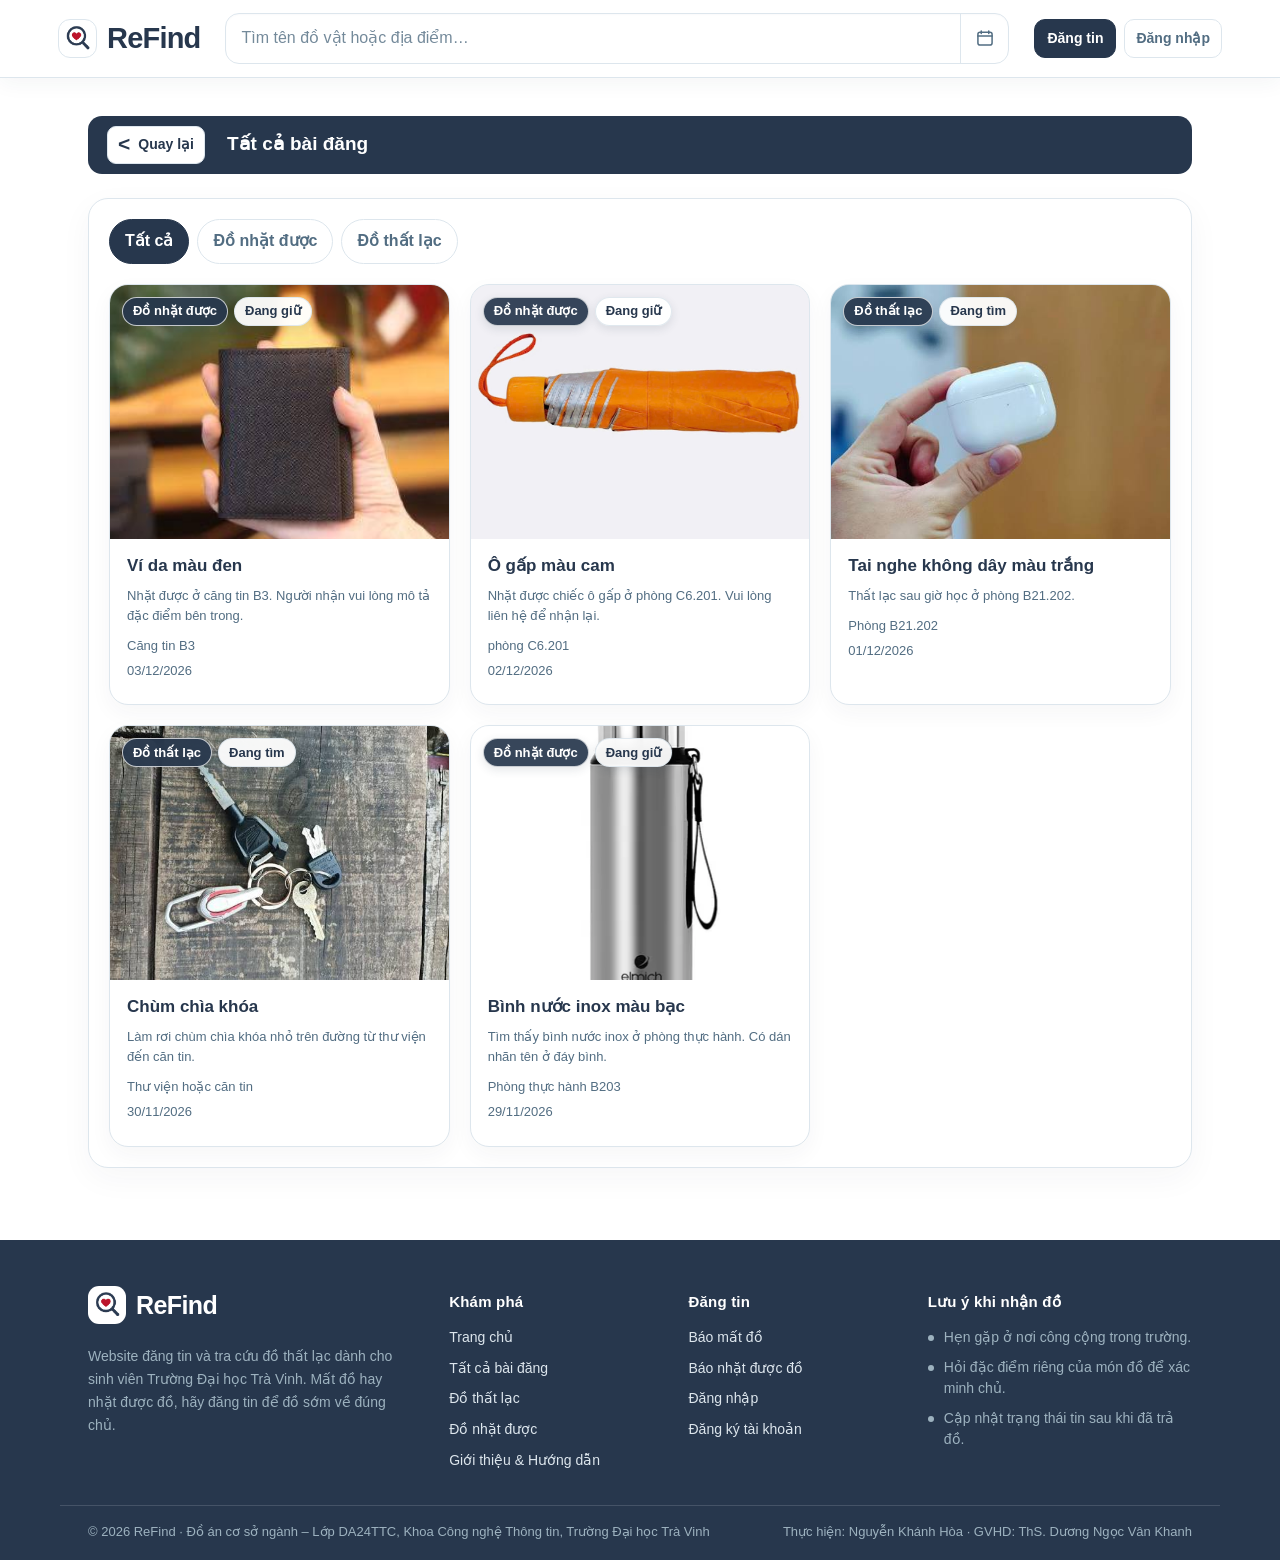
<file: thesis/html/posts.html>
<!doctype html>
<html lang="vi">
  <head>
    <meta charset="utf-8">
    <meta name="viewport" content="width=device-width, initial-scale=1, viewport-fit=cover">
    <meta name="theme-color" content="#27374D">
    <meta name="description" content="Xem và tìm kiếm tất cả tin báo mất đồ, nhặt được đồ trong Trường Đại học Trà Vinh trên ReFind.">
    <link rel="icon" type="image/png" sizes="32x32" href="../assets/favicon-32.png">
    <link rel="icon" type="image/png" sizes="500x500" href="../assets/logo.png">
    <link rel="apple-touch-icon" href="../assets/apple-touch-icon.png">
    <title>Bài đăng – ReFind</title>
    <link rel="stylesheet" href="../css/common.css">
    <link rel="stylesheet" href="../css/posts.css">
  </head>
  <body data-page="posts">
    <header class="site-header" id="site-header">
      <div class="nav">
        <a class="brand" href="index.html" aria-label="ReFind, trang chủ"><img src="../assets/logo.png" alt=""><span>ReFind</span></a>
        <form class="search-form" id="search-form" role="search">
          <input type="search" id="search-query" name="q" placeholder="Tìm tên đồ vật hoặc địa điểm…" aria-label="Tìm tên đồ vật hoặc địa điểm">
          <div class="date-search">
            <button class="date-toggle" type="button" id="date-toggle" aria-label="Tìm theo ngày" title="Tìm theo ngày" aria-expanded="false" aria-controls="date-popover"><svg class="date-icon" viewBox="0 0 24 24" fill="none" aria-hidden="true"><rect x="3.5" y="5" width="17" height="15.5" rx="2.5" stroke="currentColor" stroke-width="1.8"/><path d="M7.5 3.5v3M16.5 3.5v3M3.5 9.5h17" stroke="currentColor" stroke-width="1.8" stroke-linecap="round"/></svg></button>
            <div class="date-popover" id="date-popover" hidden>
              <label for="search-date">Ngày xảy ra</label>
              <div class="date-input-row"><input type="text" id="search-date" inputmode="numeric" placeholder="dd/mm/yyyy" maxlength="10" pattern="(?:0[1-9]|[12][0-9]|3[01])/(?:0[1-9]|1[0-2])/[0-9]{4}" title="Nhập ngày theo định dạng dd/mm/yyyy"><span class="date-picker-control"><button type="button" aria-label="Chọn ngày"><svg class="date-icon" viewBox="0 0 24 24" fill="none" aria-hidden="true"><rect x="3.5" y="5" width="17" height="15.5" rx="2.5" stroke="currentColor" stroke-width="1.8"/><path d="M7.5 3.5v3M16.5 3.5v3M3.5 9.5h17" stroke="currentColor" stroke-width="1.8" stroke-linecap="round"/></svg></button><input type="date" id="search-date-native" class="date-native-picker" aria-label="Chọn ngày"></span></div>
              <div class="date-popover-actions"><button type="button" id="clear-date">Xóa ngày</button><button type="button" class="apply-date">Tìm kiếm</button></div>
            </div>
          </div>
        </form>
        <nav class="nav-actions" id="nav-actions" aria-label="Điều hướng và tài khoản"><a class="header-link" href="login.html">Đăng nhập</a><a class="header-link" href="register.html">Đăng ký</a></nav>
      </div>
    </header>
    <main class="container">
      <div class="page-title-bar"><a class="bar-back" href="index.html">Quay lại</a><h1 id="listing-title">Tất cả bài đăng</h1></div>
      <section class="posts-browser" aria-label="Lọc và xem bài đăng">
        <div class="filter-chips page-chips" role="group" aria-label="Lọc bài đăng"><button class="chip is-active" type="button" data-filter="all">Tất cả</button><button class="chip" type="button" data-filter="found">Đồ nhặt được</button><button class="chip" type="button" data-filter="lost">Đồ thất lạc</button></div>
        <div class="post-grid" id="post-grid" aria-live="polite"></div>
      </section>
    </main>
    <footer id="site-footer">ReFind</footer>
    <script src="../js/storage.js"></script>
    <script src="../js/app.js"></script>
  </body>
</html>
</file>
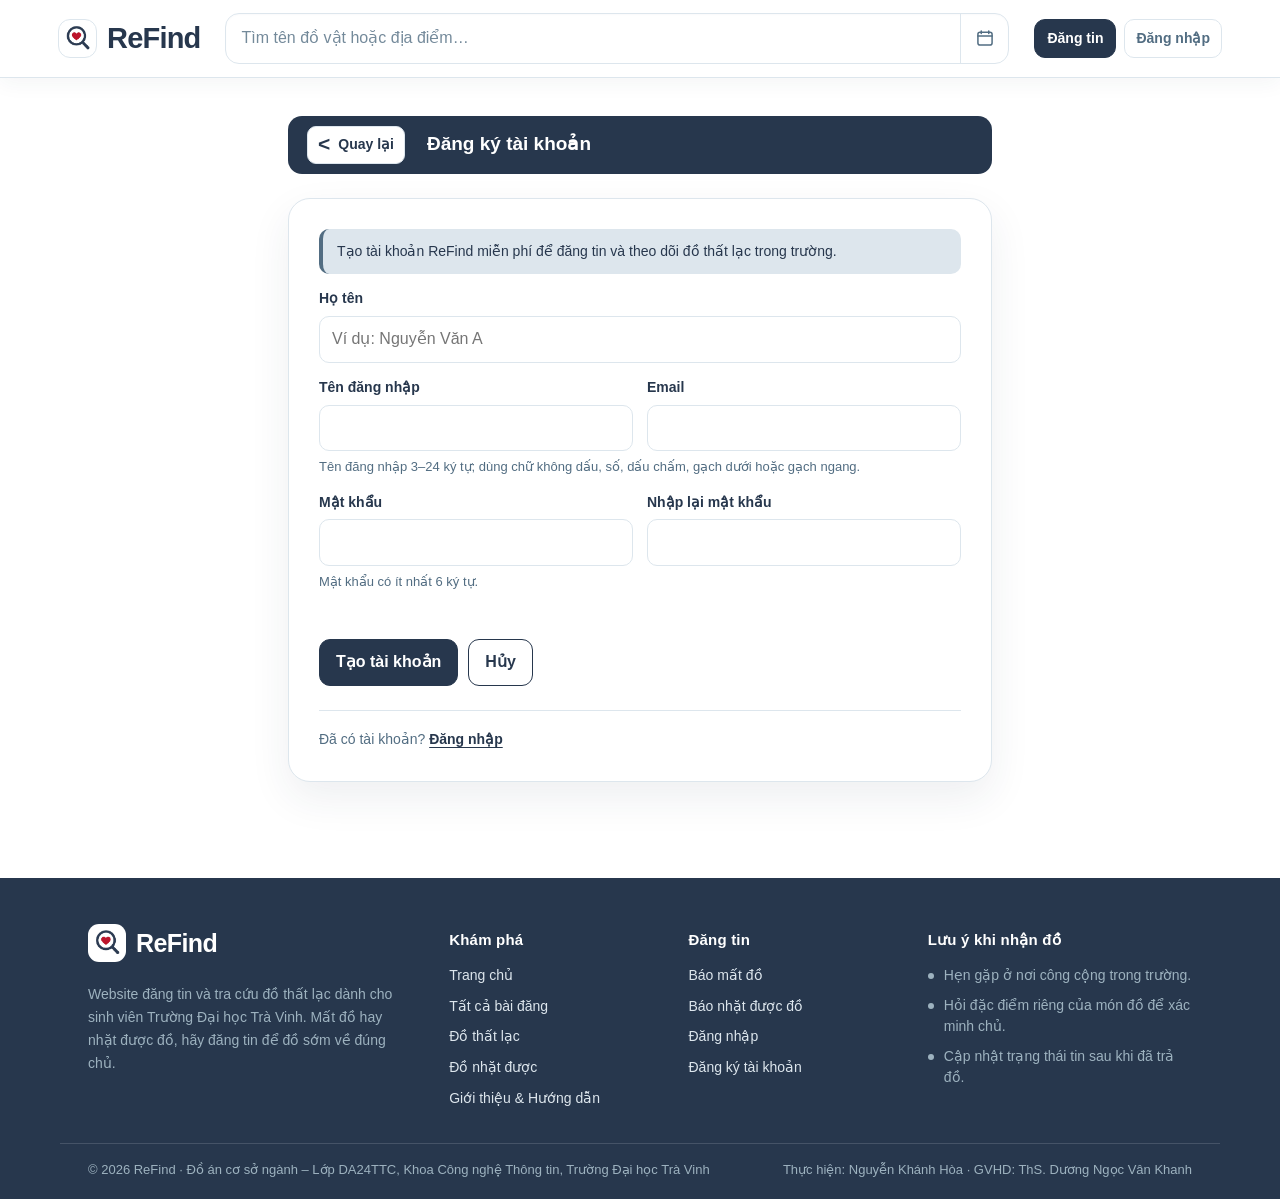
<file: thesis/html/register.html>
<!doctype html>
<html lang="vi">
  <head>
    <meta charset="utf-8">
    <meta name="viewport" content="width=device-width, initial-scale=1, viewport-fit=cover">
    <meta name="theme-color" content="#27374D">
    <meta name="description" content="Tạo tài khoản ReFind để đăng tin báo mất đồ, nhặt được đồ trong Trường Đại học Trà Vinh.">
    <link rel="icon" type="image/png" sizes="32x32" href="../assets/favicon-32.png">
    <link rel="icon" type="image/png" sizes="500x500" href="../assets/logo.png">
    <link rel="apple-touch-icon" href="../assets/apple-touch-icon.png">
    <title>Đăng ký – ReFind
    </title>
    <link rel="stylesheet" href="../css/common.css">
    <link rel="stylesheet" href="../css/forms.css">
    <link rel="stylesheet" href="../css/register.css">
  </head>
  <body data-page="register">
    <header class="site-header" id="site-header">
      <div class="nav"><a class="brand" href="index.html" aria-label="ReFind, trang chủ"><img src="../assets/logo.png" alt=""><span>ReFind</span></a>
        <form class="search-form" id="search-form" role="search">
          <input type="search" id="search-query" name="q" placeholder="Tìm tên đồ vật hoặc địa điểm…" aria-label="Tìm tên đồ vật hoặc địa điểm">
          <div class="date-search"><button class="date-toggle" type="button" id="date-toggle" aria-label="Tìm theo ngày" title="Tìm theo ngày" aria-expanded="false" aria-controls="date-popover"><svg class="date-icon" viewBox="0 0 24 24" fill="none" aria-hidden="true"><rect x="3.5" y="5" width="17" height="15.5" rx="2.5" stroke="currentColor" stroke-width="1.8"/><path d="M7.5 3.5v3M16.5 3.5v3M3.5 9.5h17" stroke="currentColor" stroke-width="1.8" stroke-linecap="round"/></svg></button>
            <div class="date-popover" id="date-popover" hidden>
              <label for="search-date">Ngày xảy ra
              </label>
              <div class="date-input-row"><input type="text" id="search-date" inputmode="numeric" placeholder="dd/mm/yyyy" maxlength="10" pattern="(?:0[1-9]|[12][0-9]|3[01])/(?:0[1-9]|1[0-2])/[0-9]{4}" title="Nhập ngày theo định dạng dd/mm/yyyy"><span class="date-picker-control"><button type="button" aria-label="Chọn ngày"><svg class="date-icon" viewBox="0 0 24 24" fill="none" aria-hidden="true"><rect x="3.5" y="5" width="17" height="15.5" rx="2.5" stroke="currentColor" stroke-width="1.8"/><path d="M7.5 3.5v3M16.5 3.5v3M3.5 9.5h17" stroke="currentColor" stroke-width="1.8" stroke-linecap="round"/></svg></button><input type="date" id="search-date-native" class="date-native-picker" aria-label="Chọn ngày"></span></div>
              <div class="date-popover-actions"><button type="button" id="clear-date">Xóa ngày</button><button type="button" class="apply-date">Tìm kiếm</button>
              </div>
            </div>
          </div>
        </form>
        <nav class="nav-actions" id="nav-actions" aria-label="Tài khoản"><a class="header-link" href="login.html">Đăng nhập</a><a class="header-link" href="register.html">Đăng ký</a></nav>
      </div>
    </header>
    <main class="container narrow-container">
      <div class="page-title-bar form-page-title-bar"><a class="bar-back" href="index.html">Quay lại</a><h1>Đăng ký tài khoản</h1></div>
      <section class="form-panel panel auth-panel">
        <p class="auth-intro">Tạo tài khoản ReFind miễn phí để đăng tin và theo dõi đồ thất lạc trong trường.</p>
        <form id="register-form">
          <label for="name">Họ tên
          </label>
          <input id="name" autocomplete="name" placeholder="Ví dụ: Nguyễn Văn A" required>
          <div class="field-row">
            <div>
              <label for="username">Tên đăng nhập
              </label>
              <input id="username" autocomplete="username" minlength="3" maxlength="24" required>
            </div>
            <div>
              <label for="email">Email
              </label>
              <input id="email" type="email" autocomplete="email" required>
            </div>
          </div>
          <p class="field-hint">
            Tên đăng nhập 3–24 ký tự; dùng chữ không dấu, số, dấu chấm, gạch dưới hoặc gạch ngang.
          </p>
          <div class="field-row">
            <div>
              <label for="password">Mật khẩu
              </label>
              <input id="password" type="password" minlength="6" autocomplete="new-password" required>
            </div>
            <div>
              <label for="password-confirm">Nhập lại mật khẩu
              </label>
              <input id="password-confirm" type="password" minlength="6" autocomplete="new-password" required>
            </div>
          </div>
          <p class="field-hint">
            Mật khẩu có ít nhất 6 ký tự.
          </p>
          <p class="form-message" id="form-message" role="alert">
          </p>
          <div class="form-actions"><button class="button" type="submit">Tạo tài khoản</button><a class="button button-outline" href="index.html">Hủy</a>
          </div>
        </form>
        <p class="form-switch">
          Đã có tài khoản? <a href="login.html" id="switch-link">Đăng nhập</a>
        </p>
      </section>
    </main>
    <footer id="site-footer">
      ReFind
    </footer>
    <script src="../js/storage.js">
    </script>
    <script src="../js/app.js">
    </script>
  </body>
</html>
</file>
<file: thesis/css/common.css>
:root {
  color-scheme: light;
  --navy: #27374D;
  --slate: #526D82;
  --mist: #9DB2BF;
  --cloud: #DDE6ED;
  --ink: var(--navy);
  --muted: var(--slate);
  --line: var(--cloud);
  --surface: #fff;
  --page: #fff;
  --red: var(--navy);
  --red-dark: var(--slate);
  --red-soft: var(--cloud);
  --green: var(--slate);
  --shadow: 0 16px 40px rgba(39,55,77,.08);
  font-family: Arial, sans-serif;
}
* { box-sizing: border-box; }
html { min-width: 320px; scroll-behavior: smooth; }
body {
  display: flex;
  flex-direction: column;
  min-height: 100vh;
  margin: 0;
  padding-top: env(safe-area-inset-top);
  padding-bottom: env(safe-area-inset-bottom);
  background: var(--page);
  color: var(--ink);
  font-family: Arial, sans-serif;
  line-height: 1.55;
}
button, input, select, textarea { font: inherit; }
.leaflet-container, .leaflet-container .leaflet-control { font-family: Arial, sans-serif; }
a { color: inherit; text-decoration: none; }
button { cursor: pointer; }
.container {
  width: min(1160px, 100%);
  flex: 1;
  margin: 0 auto;
  padding: 38px 28px 72px;
}
.narrow-container { width: min(760px, 100%); }
.panel {
  border: 1px solid var(--line);
  border-radius: 22px;
  background: var(--surface);
  box-shadow: var(--shadow);
}
.site-header {
  position: sticky;
  top: 0;
  z-index: 20;
  border-bottom: 1px solid var(--line);
  background: rgba(255,255,255,.96);
  color: var(--ink);
  box-shadow: 0 5px 20px rgba(39,55,77,.05);
  backdrop-filter: blur(14px);
}
.nav {
  display: grid;
  grid-template-columns: auto minmax(220px, 1fr) auto;
  align-items: center;
  gap: 25px;
  width: min(1220px, 100%);
  margin: 0 auto;
  padding: 13px 28px;
}
.brand {
  display: inline-flex;
  align-items: center;
  gap: 10px;
  color: var(--navy);
  font-size: 29px;
  font-weight: 700;
  letter-spacing: -.8px;
  line-height: 1;
  white-space: nowrap;
}
.brand img {
  width: 39px;
  height: 39px;
  border: 1px solid var(--cloud);
  border-radius: 12px;
  background: #fff;
  object-fit: cover;
}
.search-form {
  position: relative;
  display: flex;
  min-width: 0;
  overflow: visible;
  border: 1px solid var(--cloud);
  border-radius: 14px;
  background: #fff;
  color: var(--ink);
  box-shadow: inset 0 1px 2px rgba(39,55,77,.025);
}
.search-form:focus-within { border-color: var(--slate); box-shadow: 0 0 0 3px rgba(157,178,191,.22); }
.search-form input[type=search] {
  min-width: 0;
  flex: 1;
  padding: 12px 15px;
  border: 0;
  outline: 0;
  background: transparent;
  color: var(--ink);
}
.search-form input[type=search]::placeholder { color: var(--slate); opacity: .8; }
.date-search { position: relative; display: flex; }
.date-toggle {
  display: flex;
  width: 48px;
  align-items: center;
  justify-content: center;
  padding: 0;
  border: 0;
  border-left: 1px solid var(--cloud);
  border-radius: 0 13px 13px 0;
  background: transparent;
  color: var(--slate);
}
.date-toggle:hover { background: var(--cloud); }
.date-icon { display: block; width: 20px; height: 20px; }
.date-popover {
  position: absolute;
  top: calc(100% + 10px);
  right: 0;
  z-index: 30;
  width: min(310px, 90vw);
  padding: 16px;
  border: 1px solid var(--cloud);
  border-radius: 16px;
  background: #fff;
  color: var(--ink);
  box-shadow: 0 18px 46px rgba(39,55,77,.16);
}
.date-popover[hidden], .account-dropdown[hidden] { display: none; }
.date-popover label { display: block; margin: 0 0 8px; color: var(--navy); font-size: 13px; font-weight: 700; }
.date-popover input {
  width: 100%;
  min-height: 44px;
  padding: 9px 11px;
  border: 1px solid var(--cloud);
  border-radius: 10px;
  background: #fff;
  color: var(--ink);
}
.date-input-row { display: flex; gap: 8px; }
.date-input-row input[type="text"] { min-width: 0; flex: 1; }
.date-picker-control { position: relative; flex: 0 0 46px; min-height: 44px; }
.date-picker-control button {
  display: flex;
  width: 100%;
  height: 100%;
  align-items: center;
  justify-content: center;
  border: 1px solid var(--cloud);
  border-radius: 10px;
  background: #fff;
  color: var(--slate);
}
.date-picker-control .date-native-picker {
  position: absolute;
  inset: 0;
  width: 100%;
  height: 100%;
  min-height: 0;
  padding: 0;
  opacity: 0;
  cursor: pointer;
}
.date-popover-actions { display: flex; gap: 8px; margin-top: 11px; }
.date-popover-actions button {
  flex: 1;
  padding: 9px;
  border: 1px solid var(--cloud);
  border-radius: 9px;
  background: #fff;
  color: var(--navy);
}
.date-popover-actions .apply-date { border-color: var(--navy); background: var(--navy); color: #fff; }
.nav-actions { display: flex; align-items: center; justify-content: flex-end; gap: 8px; white-space: nowrap; }
.header-link {
  padding: 8px 11px;
  border: 1px solid var(--cloud);
  border-radius: 10px;
  color: var(--slate);
  font-size: 14px;
  font-weight: 700;
  white-space: nowrap;
}
.header-link:hover { border-color: var(--mist); background: var(--cloud); color: var(--navy); }
.account-menu { position: relative; }
.account-trigger {
  display: flex;
  max-width: 190px;
  align-items: center;
  gap: 8px;
  padding: 7px 10px;
  border: 1px solid var(--cloud);
  border-radius: 11px;
  background: #fff;
  color: var(--navy);
  font-weight: 700;
}
.account-trigger:hover, .account-trigger[aria-expanded=true] { background: var(--cloud); }
.account-trigger .person-icon { width: 20px; height: 20px; flex: none; }
.account-name { overflow: hidden; text-overflow: ellipsis; white-space: nowrap; }
.chevron { font-size: 11px; transition: transform .15s; }
.account-trigger[aria-expanded=true] .chevron { transform: rotate(180deg); }
.account-dropdown {
  position: absolute;
  top: calc(100% + 9px);
  right: 0;
  z-index: 35;
  width: 220px;
  padding: 7px;
  border: 1px solid var(--cloud);
  border-radius: 14px;
  background: #fff;
  color: var(--ink);
  box-shadow: 0 16px 40px rgba(39,55,77,.14);
}
.account-dropdown a, .account-dropdown button {
  display: block;
  width: 100%;
  padding: 10px 11px;
  border: 0;
  border-radius: 9px;
  background: transparent;
  color: inherit;
  font-size: 14px;
  text-align: left;
}
.account-dropdown a:hover, .account-dropdown button:hover { background: var(--cloud); color: var(--navy); }
.account-dropdown .logout-item { color: var(--slate); }
.button {
  display: inline-flex;
  min-height: 44px;
  align-items: center;
  justify-content: center;
  gap: 8px;
  padding: 10px 16px;
  border: 1px solid var(--navy);
  border-radius: 11px;
  background: var(--navy);
  color: #fff;
  font-weight: 700;
  text-align: center;
  transition: background .16s, border-color .16s, transform .16s;
}
.button:hover { border-color: var(--slate); background: var(--slate); }
.button:active { transform: translateY(1px); }
.button.back-button { border-color: var(--cloud); background: #fff; color: var(--navy); }
.button.back-button:hover { border-color: var(--cloud); background: var(--cloud); color: var(--navy); }
.button-outline { background: transparent; color: var(--navy); }
.button-outline:hover { border-color: var(--slate); background: var(--cloud); color: var(--navy); }
.button-wide { width: 100%; margin-top: 8px; }
.nav-post-button { min-height: 39px; padding: 8px 12px; font-size: 14px; }
input, select, textarea {
  width: 100%;
  min-height: 44px;
  padding: 10px 12px;
  border: 1px solid var(--cloud);
  border-radius: 10px;
  background: #fff;
  color: var(--ink);
}
input:focus, select:focus, textarea:focus { outline: 3px solid rgba(157,178,191,.28); border-color: var(--slate); }
textarea { min-height: 110px; resize: vertical; }
input[type=file] { padding: 8px; }
.sr-only {
  position: absolute;
  width: 1px;
  height: 1px;
  padding: 0;
  margin: -1px;
  overflow: hidden;
  clip: rect(0,0,0,0);
  white-space: nowrap;
  border: 0;
}
.site-footer {
  margin-bottom: calc(-1 * env(safe-area-inset-bottom));
  background: var(--navy);
  color: var(--cloud);
  font-size: 14px;
}
.footer-inner {
  display: grid;
  grid-template-columns: 1.6fr 1fr 1fr 1.3fr;
  gap: 36px;
  width: min(1160px, 100%);
  margin: 0 auto;
  padding: 46px 28px 34px;
}
.footer-logo {
  display: inline-flex;
  align-items: center;
  gap: 10px;
  color: #fff;
  font-size: 25px;
  font-weight: 700;
  letter-spacing: -.6px;
}
.footer-logo img { width: 38px; height: 38px; border-radius: 11px; background: #fff; object-fit: contain; }
.footer-brand p { max-width: 340px; margin: 14px 0 0; color: var(--mist); line-height: 1.65; }
.footer-col h2 {
  margin: 4px 0 14px;
  color: #fff;
  font-size: 15px;
  letter-spacing: .2px;
}
.footer-col ul { margin: 0; padding: 0; list-style: none; }
.footer-col li + li { margin-top: 9px; }
.footer-col a { color: var(--cloud); transition: color .15s; }
.footer-col a:hover, .footer-col a:focus-visible { color: #fff; text-decoration: underline; text-underline-offset: 3px; }
.footer-tips li { position: relative; padding-left: 16px; color: var(--mist); line-height: 1.5; }
.footer-tips li::before {
  content: "";
  position: absolute;
  left: 0;
  top: .55em;
  width: 6px;
  height: 6px;
  border-radius: 50%;
  background: var(--mist);
}
.footer-bottom {
  display: flex;
  flex-wrap: wrap;
  justify-content: space-between;
  gap: 6px 24px;
  width: min(1160px, 100%);
  margin: 0 auto;
  padding: 16px 28px calc(18px + env(safe-area-inset-bottom));
  border-top: 1px solid rgba(221,230,237,.16);
  color: var(--mist);
  font-size: 13px;
}
.footer-bottom p { margin: 0; }
@media(max-width: 900px) {
  .footer-inner { grid-template-columns: 1fr 1fr; gap: 30px 24px; }
  .footer-brand { grid-column: 1 / -1; }
  .footer-brand p { max-width: 560px; }
}
.detail-back {
  display: inline-flex;
  min-height: 40px;
  align-items: center;
  margin: 0 0 20px;
  padding: 8px 13px;
  border: 1px solid var(--cloud);
  border-radius: 10px;
  background: #fff;
  color: var(--slate);
  font-weight: 700;
}
.detail-back:hover { background: var(--cloud); color: var(--navy); }
.page-title-bar {
  display: flex;
  min-height: 58px;
  align-items: center;
  gap: 22px;
  margin: 0 0 24px;
  padding: 10px 19px;
  border-radius: 14px;
  background: var(--navy);
  color: #fff;
}
.page-title-bar h1, .page-title-bar h2 { margin: 0; color: #fff; font-size: 19px; line-height: 1.3; }
.bar-back {
  display: inline-flex;
  min-height: 36px;
  flex: none;
  align-items: center;
  gap: 8px;
  padding: 7px 10px;
  border-radius: 9px;
  border: 1px solid var(--cloud);
  background: #fff;
  color: var(--navy);
  font-size: 14px;
  font-weight: 700;
}
.bar-back::before { content: "<"; font-size: 21px; font-weight: 700; line-height: .8; }
.bar-back:hover { background: var(--cloud); }
.page-title-bar .text-link { margin-left: auto; color: var(--cloud); }
.page-title-bar .text-link:hover { color: #fff; }
.detail-page-bar { margin-bottom: 23px; }
.detail-status-control { display: flex; align-items: center; gap: 10px; margin-left: auto; }
.detail-status-control label { color: var(--cloud); font-size: 13px; font-weight: 700; }
.detail-status-control select { width: auto; min-width: 140px; min-height: 39px; padding: 7px 10px; border: 0; background: var(--cloud); color: var(--navy); font-family: Arial,sans-serif; font-weight: 400; }
.detail-status-static { margin-left: auto; border-color: var(--cloud); background: #fff; color: var(--navy); }
@media(max-width: 1040px) {
  .nav { grid-template-columns: auto minmax(180px,1fr); gap: 10px 18px; }
  .nav-actions { grid-column: 2; grid-row: 1; }
  .search-form { grid-column: 1 / -1; grid-row: 2; }
}
@media(max-width: 620px) {
  .container { padding: 26px 17px 52px; }
  .nav { grid-template-columns: 1fr auto; padding: 10px 16px; gap: 10px; }
  .brand { font-size: 25px; }
  .brand img { width: 34px; height: 34px; border-radius: 10px; }
  .search-form { grid-column: 1 / -1; grid-row: 2; }
  .nav-actions { grid-column: 1 / -1; grid-row: 3; justify-content: space-between; gap: 5px; }
  .header-link { padding: 7px 8px; font-size: 12px; }
  .nav-post-button { min-height: 34px; padding: 6px 9px; font-size: 12px; }
  .account-trigger { max-width: 150px; padding: 6px 8px; font-size: 13px; }
  .account-name { max-width: 82px; }
  .page-title-bar { min-height: 52px; gap: 10px; margin-bottom: 18px; padding: 8px 10px; border-radius: 12px; }
  .page-title-bar h1, .page-title-bar h2 { font-size: 16px; }
  .bar-back { gap: 5px; padding: 6px 7px; font-size: 12px; }
  .bar-back::before { font-size: 19px; }
  .detail-page-bar { flex-wrap: wrap; }
  .detail-status-control { flex-basis: 100%; justify-content: flex-end; margin-left: 0; }
  .footer-inner { gap: 26px 16px; padding: 34px 17px 26px; }
  .footer-tips { grid-column: 1 / -1; }
  .footer-bottom { flex-direction: column; padding-inline: 17px; }
}
</file>
<file: thesis/css/posts.css>
.posts-page-intro { margin: 4px 0 27px; }
.posts-page-intro .eyebrow { margin-bottom: 8px; }
.posts-page-intro h1 { margin: 0; color: var(--navy); font-size: clamp(32px, 4vw, 44px); letter-spacing: -.04em; line-height: 1.14; }
.page-description { max-width: 650px; margin: 11px 0 0; color: var(--slate); font-size: 16px; }
.posts-browser { padding: 20px; border: 1px solid var(--cloud); border-radius: 20px; background: #fff; box-shadow: 0 10px 32px rgba(39,55,77,.045); }
.posts-page-intro + .posts-browser { border: 0; padding: 0; background: transparent; box-shadow: none; }
.filter-chips { display: flex; gap: 8px; }
.chip {
  width: auto;
  min-height: 40px;
  padding: 9px 15px;
  border: 1px solid var(--cloud);
  border-radius: 999px;
  background: #fff;
  color: var(--slate);
  font-weight: 700;
  white-space: nowrap;
  transition: color .14s, background .14s, border-color .14s;
}
.chip:hover { border-color: var(--mist); background: var(--cloud); color: var(--navy); }
.chip.is-active { border-color: var(--navy); background: var(--navy); color: #fff; }
.page-chips { margin: 0 0 20px; overflow-x: auto; }
.result-count { min-height: 20px; margin: -7px 0 15px; color: var(--slate); font-size: 13px; }
.post-grid { display: grid; grid-template-columns: repeat(3, minmax(0, 1fr)); gap: 20px; }
.post-card {
  min-width: 0;
  overflow: hidden;
  border: 1px solid var(--cloud);
  border-radius: 19px;
  background: #fff;
  box-shadow: 0 8px 22px rgba(39,55,77,.045);
  transition: transform .18s ease, box-shadow .18s ease;
}
.post-card:hover { transform: translateY(-3px); box-shadow: 0 16px 34px rgba(39,55,77,.1); }
.post-card-link { display: block; }
.post-image {
  position: relative;
  display: flex;
  aspect-ratio: 4 / 3;
  align-items: center;
  justify-content: center;
  overflow: hidden;
  background: #DDE6ED;
  color: var(--slate);
  font-size: 48px;
}
.post-image-file { position: absolute; inset: 0; width: 100%; height: 100%; object-fit: cover; }
.post-badges { position: absolute; top: 12px; left: 12px; display: flex; max-width: calc(100% - 24px); flex-wrap: wrap; gap: 6px; }
.tag {
  display: inline-flex;
  min-height: 29px;
  align-items: center;
  padding: 5px 10px;
  border: 1px solid rgba(255,255,255,.72);
  border-radius: 999px;
  background: rgba(39,55,77,.92);
  color: #fff;
  font-family: Arial, sans-serif;
  font-size: 13px;
  font-weight: 600;
  line-height: 1.2;
  box-shadow: 0 3px 10px rgba(39,55,77,.12);
  backdrop-filter: blur(8px);
}
.tag.status-open { border-color: rgba(221,230,237,.9); background: rgba(255,255,255,.94); color: var(--navy); }
.tag.status-done { border-color: var(--mist); background: var(--mist); color: var(--navy); }
.post-content { padding: 16px 17px 18px; }
.post-content h3 { margin: 0 0 8px; color: var(--navy); font-size: 17px; line-height: 1.35; }
.post-content p { margin: 5px 0; color: var(--slate); font-size: 13px; overflow-wrap: anywhere; }
.post-content .post-description { display: -webkit-box; overflow: hidden; margin-bottom: 10px; -webkit-box-orient: vertical; -webkit-line-clamp: 2; }
.post-card-actions { display: flex; gap: 8px; padding: 0 16px 16px; }
.post-card-actions .button { min-height: 36px; padding: 6px 11px; font-size: 13px; }
.button-danger { border-color: var(--slate); background: var(--slate); }
.button-danger:hover { border-color: var(--navy); background: var(--navy); }
.empty-state { grid-column: 1 / -1; padding: 52px 20px; border: 1px dashed var(--mist); border-radius: 18px; background: #fff; color: var(--slate); text-align: center; }
.listing-heading { display: flex; align-items: end; justify-content: space-between; gap: 12px; margin: 0 0 16px; }
.listing-heading h1, .listing-heading h2 { margin: 0; color: var(--navy); font-size: 25px; line-height: 1.25; }
.muted { color: var(--slate); font-size: 13px; }
@media(max-width: 920px) { .post-grid { grid-template-columns: repeat(2, minmax(0, 1fr)); } }
@media(max-width: 620px) {
  .posts-page-intro { margin-top: 0; }
  .posts-page-intro h1 { font-size: 34px; }
  .page-description { font-size: 14px; }
  .posts-browser { padding: 14px; border-radius: 16px; }
  .posts-page-intro + .posts-browser { padding: 0; border: 0; background: transparent; box-shadow: none; }
  .page-chips { gap: 6px; margin-bottom: 15px; }
  .chip { min-height: 36px; padding: 8px 12px; font-size: 13px; }
  .post-grid { gap: 13px; }
  .post-image { aspect-ratio: 16 / 10; }
  .post-content { padding: 13px 13px 15px; }
  .post-content h3 { font-size: 15px; }
  .post-badges { top: 8px; left: 8px; gap: 4px; max-width: calc(100% - 16px); }
  .tag { min-height: 25px; padding: 4px 8px; font-size: 12px; }
  .post-card-actions { padding: 0 12px 12px; }
  .post-card-actions .button { padding: 5px 8px; font-size: 12px; }
}
@media(max-width: 390px) { .post-grid { grid-template-columns: 1fr; } }
</file>
<file: thesis/css/index.css>
.home-hero {
  display: grid;
  grid-template-columns: 3fr 7fr;
  align-items: stretch;
  gap: clamp(24px, 4vw, 54px);
  min-height: 320px;
  margin-bottom: 32px;
  padding: clamp(14px, 2.5vw, 29px);
  border: 1px solid var(--cloud);
  border-radius: 28px;
  background: linear-gradient(120deg, #DDE6ED 0%, rgba(157,178,191,.3) 100%);
}
body[data-page="home"] .container { padding-top: 19px; }
.home-categories { display: grid; align-content: center; gap: 7px; }
.category-card {
  display: grid;
  min-height: 58px;
  grid-template-columns: 1fr;
  align-items: center;
  padding: 12px 14px;
  border: 1px solid rgba(82,109,130,.22);
  border-radius: 15px;
  background: rgba(255,255,255,.68);
  color: var(--navy);
  transition: transform .16s, background .16s, box-shadow .16s;
}
.category-card:hover { background: #fff; box-shadow: 0 9px 20px rgba(39,55,77,.08); }
.category-card.category-all { border-color: var(--navy); background: var(--navy); color: #fff; }
.category-card.category-all:hover { background: var(--slate); }
.category-card strong { font-size: 15px; }
.text-link {
  display: inline-flex;
  align-items: center;
  gap: 8px;
  color: var(--cloud);
  font-size: 14px;
  font-weight: 700;
}
.text-link:hover { color: #fff; }
.poster {
  min-height: 240px;
  border: 1px dashed var(--mist);
  border-radius: 20px;
  background: rgba(255,255,255,.36);
  box-shadow: none;
}
.listing-section { margin-top: 0; }
.section-heading { justify-content: space-between; margin-bottom: 20px; }
.section-all-link { min-height: 39px; flex: none; padding: 8px 13px; border-color: var(--cloud); background: #fff; color: var(--navy); font-size: 13px; }
.section-all-link:hover { border-color: var(--cloud); background: var(--cloud); }
.latest-section .post-grid { grid-template-columns: repeat(3, minmax(0, 1fr)); }
@media(max-width: 850px) {
  .home-hero { grid-template-columns: 3fr 7fr; gap: 22px; padding: 17px; }
  .poster { min-height: 210px; }
  .latest-section .post-grid { grid-template-columns: repeat(2, minmax(0, 1fr)); }
}
@media(max-width: 620px) {
  body[data-page="home"] .container { padding-top: 13px; }
  .home-hero { grid-template-columns: 1fr; gap: 16px; min-height: 0; margin-bottom: 22px; padding: 8px; border-radius: 18px; }
  .category-card { min-height: 48px; padding: 10px 12px; }
  .category-card strong { font-size: 14px; }
  .poster { min-height: 120px; border-radius: 14px; }
  .section-heading { margin-bottom: 15px; }
  .section-heading .text-link { font-size: 12px; }
  .latest-section .post-grid { grid-template-columns: 1fr; }
}
/* Poster trang chủ */
.poster { position: relative; overflow: hidden; padding: 0; border: none; }
.poster img { position: absolute; inset: 0; display: block; width: 100%; height: 100%; object-fit: cover; object-position: left center; }
</file>
<file: thesis/css/about.css>
.about-intro {
  display: grid;
  grid-template-columns: 1.3fr 1fr;
  gap: 32px;
  align-items: center;
  padding: 32px;
}
.about-intro h2, .about-section > h2 {
  margin: 0 0 12px;
  color: var(--navy);
  font-size: 22px;
}
.about-intro p { margin: 0; color: var(--slate); font-size: 16px; line-height: 1.7; }
.about-actions { display: flex; flex-wrap: wrap; gap: 10px; margin-top: 22px; }
.about-stats { display: grid; gap: 12px; margin: 0; padding: 0; list-style: none; }
.about-stats li {
  padding: 14px 16px;
  border-left: 4px solid var(--slate);
  border-radius: 12px;
  background: var(--cloud);
}
.about-stats strong { display: block; color: var(--navy); }
.about-stats span { color: var(--slate); font-size: 14px; }
.about-section { margin-top: 40px; }
.guide-steps {
  display: grid;
  grid-template-columns: repeat(auto-fit, minmax(200px, 1fr));
  gap: 16px;
  margin: 0;
  padding: 0;
  list-style: none;
}
.guide-steps li { padding: 22px 20px; border-radius: 18px; }
.step-no {
  display: inline-grid;
  width: 36px;
  height: 36px;
  place-items: center;
  border-radius: 50%;
  background: var(--navy);
  color: #fff;
  font-weight: 700;
}
.guide-steps h3 { margin: 14px 0 8px; color: var(--navy); font-size: 17px; }
.guide-steps p { margin: 0; color: var(--slate); font-size: 14px; line-height: 1.65; }
.guide-steps a { color: var(--navy); font-weight: 700; text-decoration: underline; text-underline-offset: 3px; }
.faq { padding: 6px 24px; border-radius: 18px; }
.faq details { border-bottom: 1px solid var(--cloud); }
.faq details:last-child { border-bottom: 0; }
.faq summary {
  position: relative;
  padding: 16px 32px 16px 0;
  color: var(--navy);
  font-weight: 700;
  cursor: pointer;
  list-style: none;
}
.faq summary::-webkit-details-marker { display: none; }
.faq summary::after {
  content: "+";
  position: absolute;
  right: 4px;
  top: 50%;
  color: var(--slate);
  font-size: 22px;
  line-height: 1;
  transform: translateY(-50%);
}
.faq details[open] summary::after { content: "−"; }
.faq details p { margin: 0 0 16px; color: var(--slate); line-height: 1.65; }
@media(max-width: 760px) {
  .about-intro { grid-template-columns: 1fr; gap: 22px; padding: 22px 18px; }
  .about-section { margin-top: 30px; }
  .faq { padding: 4px 16px; }
}
</file>
<file: thesis/css/forms.css>
.form-panel {
  max-width: 720px;
  margin: 24px auto;
  padding: 30px;
  border: 1px solid var(--cloud);
  border-radius: 22px;
  background: #fff;
  box-shadow: var(--shadow);
}
.form-panel h1 { margin: 0 0 20px; color: var(--navy); font-size: 27px; line-height: 1.25; }
.form-panel form > label, .field-row label { display: block; margin: 14px 0 6px; color: var(--navy); font-size: 14px; font-weight: 700; }
.required { color: var(--slate); }
.field-row { display: grid; grid-template-columns: 1fr 1fr; gap: 14px; }
.field-hint { margin: 6px 0 0; color: var(--slate); font-size: 13px; }
.form-message { min-height: 22px; margin: 10px 0 0; color: var(--slate); font-size: 14px; }
.form-message.success { color: var(--navy); }
.form-actions { display: flex; flex-wrap: wrap; gap: 10px; margin-top: 15px; }
.image-preview img { display: block; max-width: 100%; max-height: 250px; margin-top: 12px; border-radius: 13px; object-fit: contain; }
.form-switch { margin: 21px 0 0; color: var(--slate); font-size: 14px; text-align: center; }
.form-switch a { color: var(--navy); font-weight: 700; text-decoration: underline; text-underline-offset: 3px; }
.form-panel > .form-title-bar {
  display: flex;
  min-height: 61px;
  align-items: center;
  gap: 16px;
  margin: -30px -30px 24px;
  padding: 10px 20px;
  border-radius: 21px 21px 0 0;
  background: var(--navy);
  color: #fff;
}
.form-title-bar h1 {
  margin: 0;
  color: #fff;
  font-size: 21px;
  line-height: 1.3;
}
.form-title-bar .bar-back {
  margin-left: -8px;
  padding-inline: 8px;
}
.form-page-title-bar { width: min(720px, 100%); margin: 0 auto 18px; }
@media(max-width: 620px) {
  .form-panel { margin: 8px auto; padding: 22px 18px; border-radius: 18px; }
  .form-panel h1 { font-size: 24px; }
  .form-panel > .form-title-bar { min-height: 54px; margin: -22px -18px 19px; padding: 8px 14px; border-radius: 17px 17px 0 0; }
  .form-title-bar h1 { font-size: 18px; }
  .form-page-title-bar { margin-bottom: 14px; }
  .field-row { grid-template-columns: 1fr; gap: 0; }
}
.auth-intro {
  margin: 0 0 6px;
  padding: 12px 14px;
  border-left: 4px solid var(--slate);
  border-radius: 10px;
  background: var(--cloud);
  color: var(--navy);
  font-size: 14px;
}
.auth-panel .form-switch {
  margin-top: 24px;
  padding-top: 18px;
  border-top: 1px solid var(--cloud);
  text-align: left;
}
</file>
<file: thesis/css/account.css>
[data-page=account] .form-panel {
  max-width: 720px;
}
</file>
<file: thesis/css/login.css>
[data-page=login] .form-panel {
  max-width: 720px;
}
</file>
<file: thesis/css/my-posts.css>
.my-posts-bar {
  display: flex;
  align-items: center;
  justify-content: space-between;
  gap: 14px;
  margin: 0 0 21px;
  padding: 17px 20px;
  border: 1px solid var(--navy);
  border-radius: 17px;
  background: var(--navy);
}
.my-posts-bar h1 { flex: 1; margin: 0; color: #fff; font-size: 23px; line-height: 1.3; }
.my-posts-bar .button { flex: none; }
.my-posts-bar .bar-back { margin-left: -9px; }
.my-posts-bar .button { border-color: #fff; background: #fff; color: var(--navy); }
.my-posts-bar .button:hover { border-color: var(--cloud); background: var(--cloud); }
@media(max-width: 620px) {
  .my-posts-bar { gap: 6px; padding: 10px; }
  .my-posts-bar h1 { font-size: 19px; }
  .my-posts-bar .bar-back { margin-left: -7px; }
}
</file>
<file: thesis/css/register.css>
[data-page=register] .form-panel {
  max-width: 720px;
}
</file>
